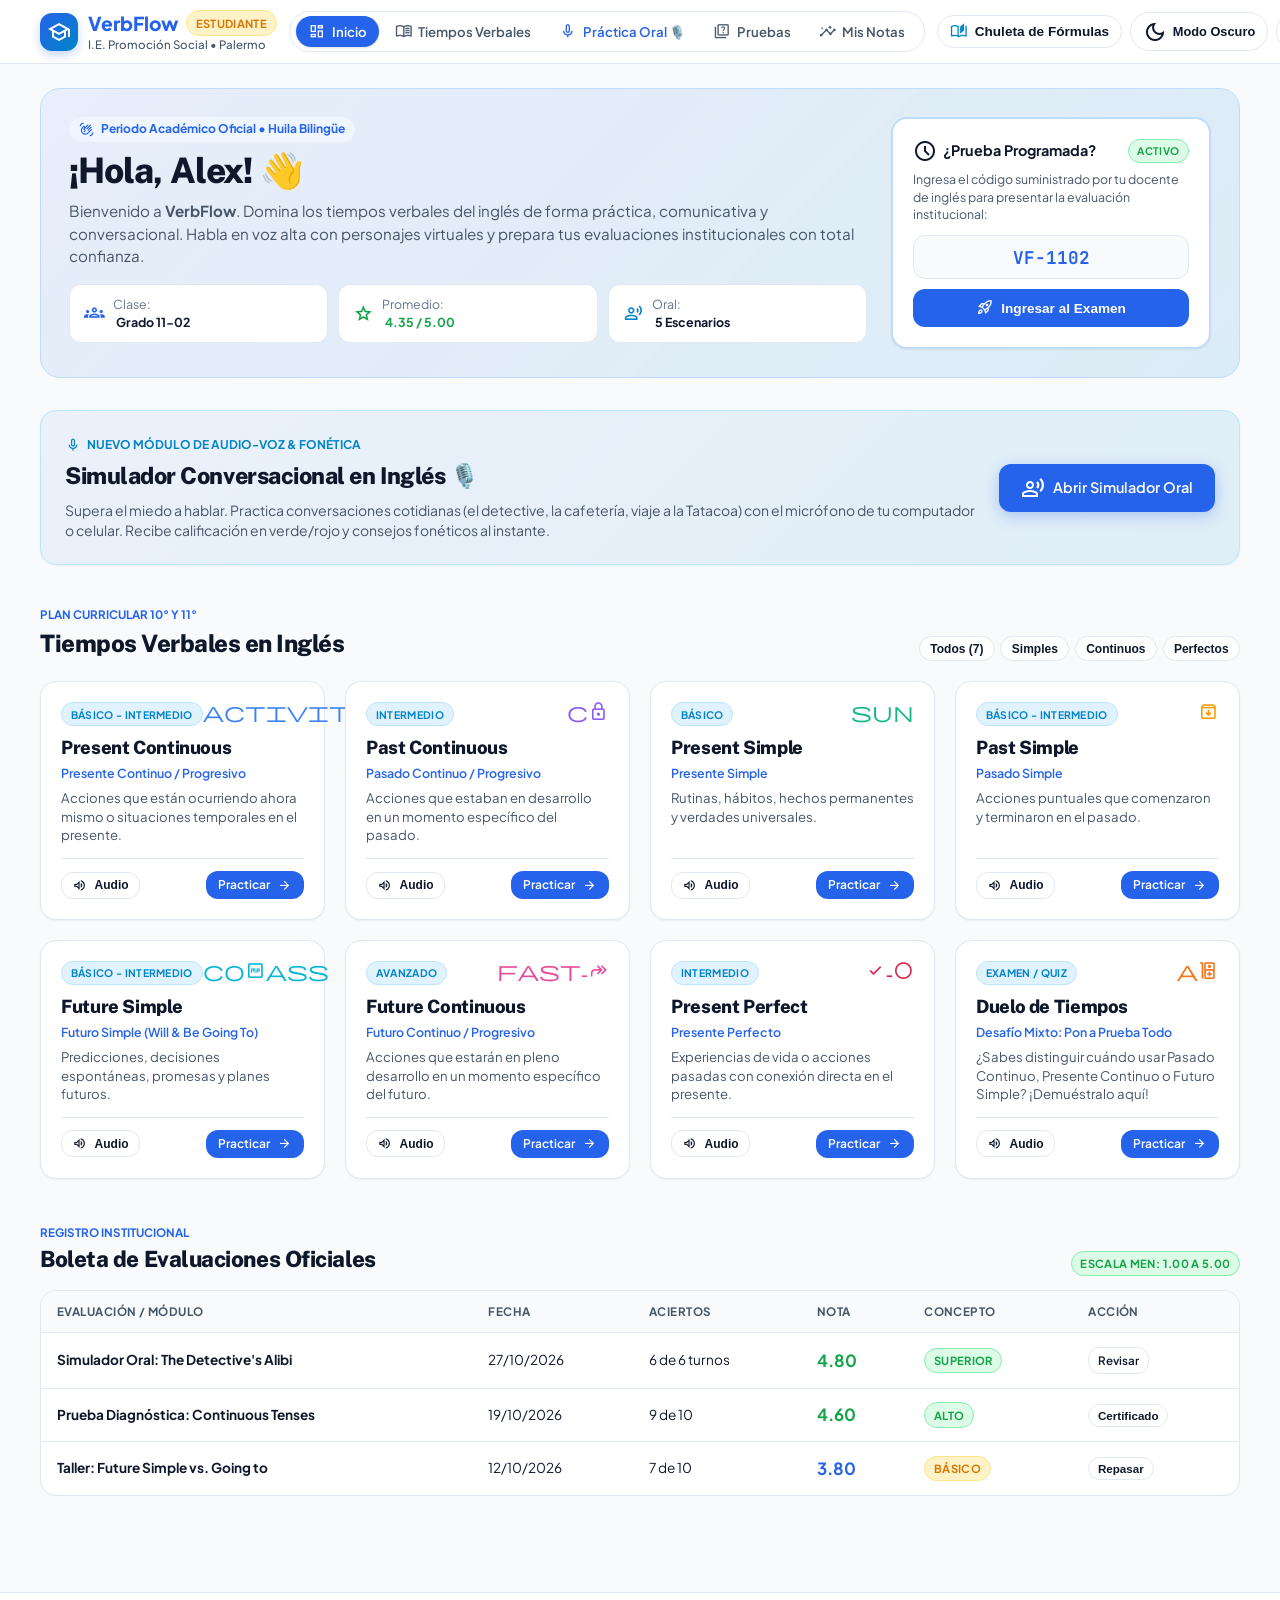
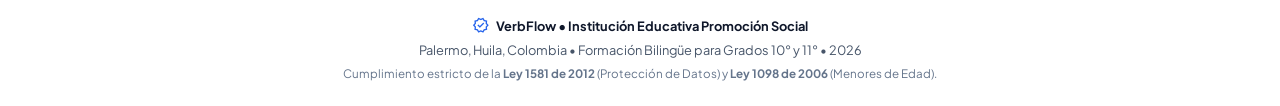
<file: index.html>
<!DOCTYPE html>
<html lang="es">
<head>
  <meta charset="UTF-8">
  <meta http-equiv="refresh" content="0; url=Software/html/index.html">
  <title>VerbFlow - I.E. Promoción Social Palermo</title>
  <script>
    window.location.href = "Software/html/index.html";
  </script>
</head>
<body style="font-family: sans-serif; text-align: center; padding: 3rem;">
  <h2>Cargando VerbFlow...</h2>
  <p>Si no eres redirigido automáticamente, <a href="Software/html/index.html">haz clic aquí</a>.</p>
</body>
</html>
</file>
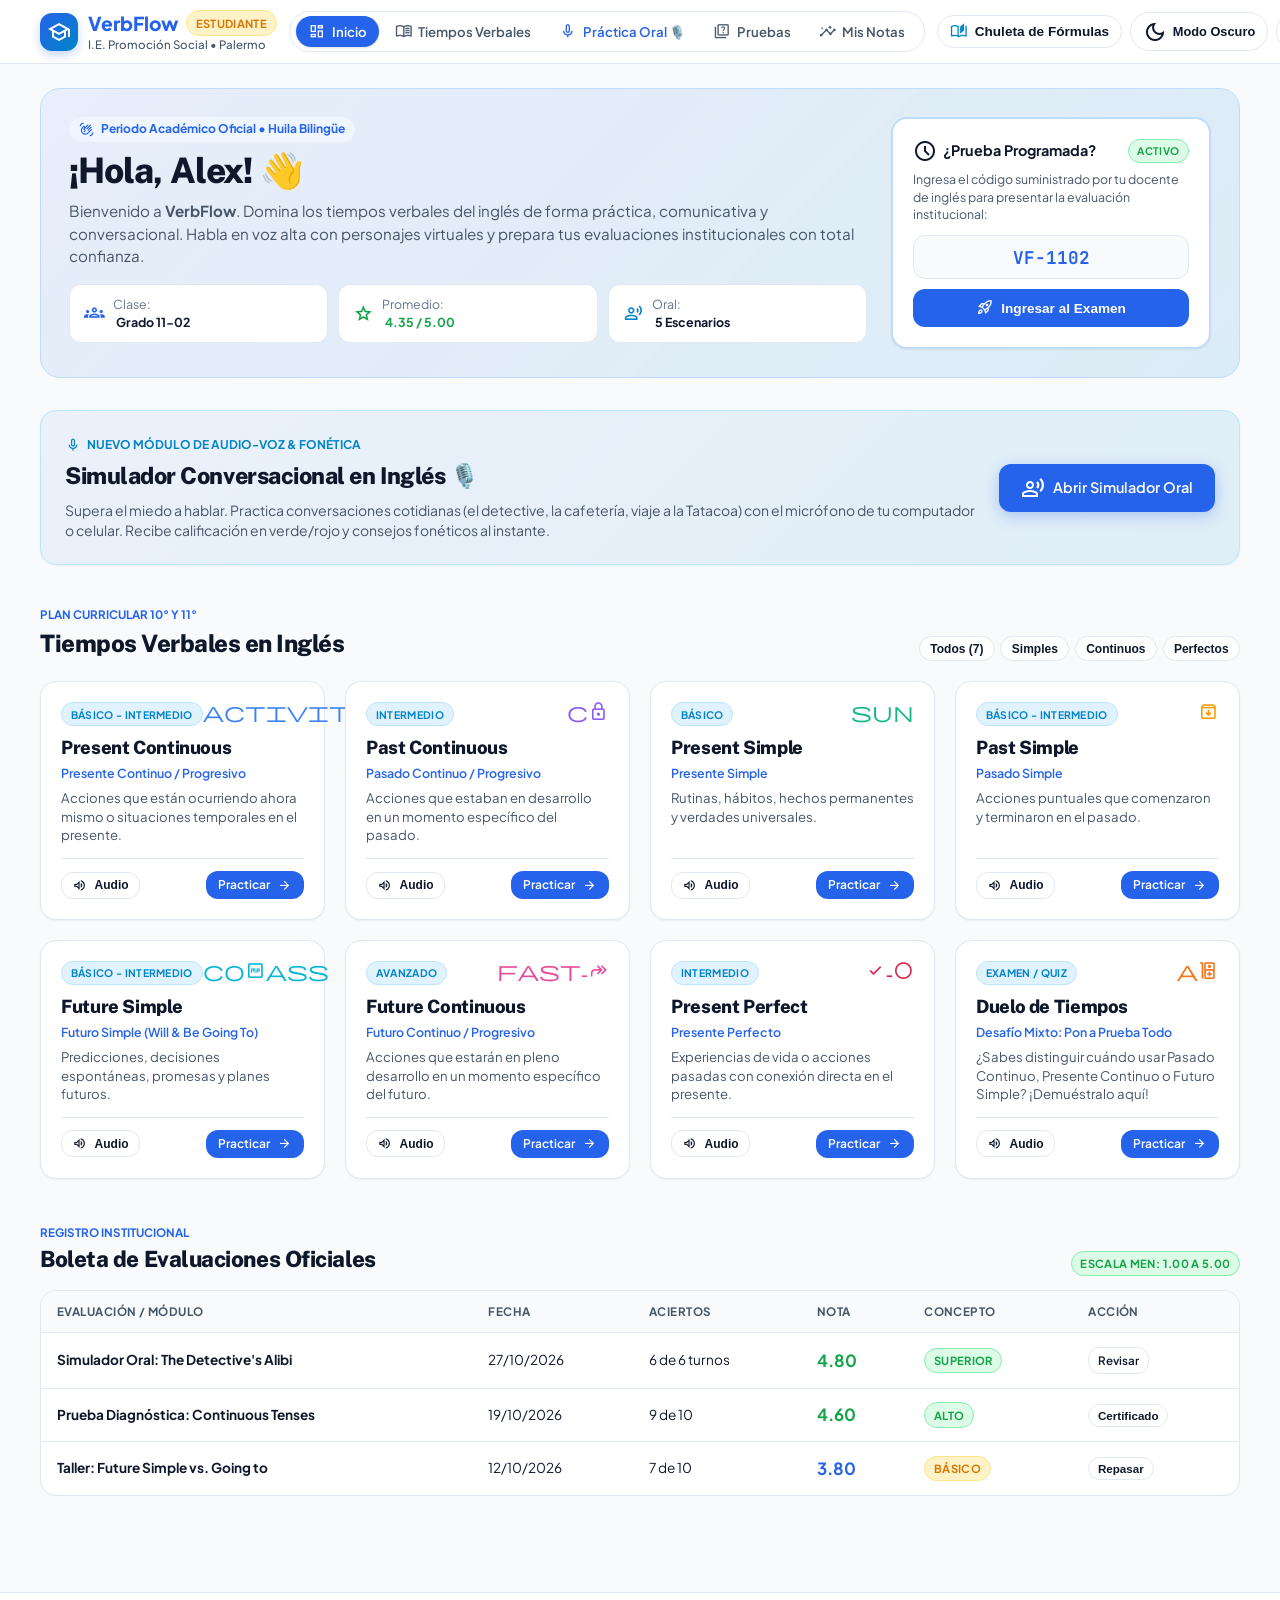
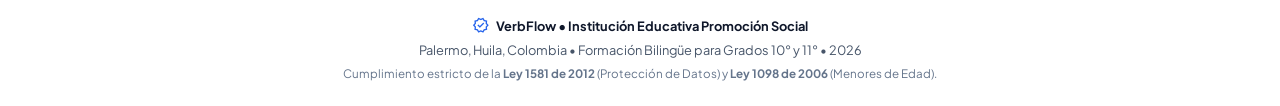
<file: Software/html/index.html>
<!DOCTYPE html>
<html lang="es" data-theme="light">
<head>
  <meta charset="utf-8"/>
  <meta name="viewport" content="width=device-width, initial-scale=1.0, maximum-scale=5.0"/>
  <title>VerbFlow - Portal Estudiantil Institucional</title>
  
  <!-- Tipografías Institucionales Google Fonts -->
  <link rel="preconnect" href="https://fonts.googleapis.com"/>
  <link rel="preconnect" href="https://fonts.gstatic.com" crossorigin/>
  <link href="https://fonts.googleapis.com/css2?family=Plus+Jakarta+Sans:wght@400;500;600;700&family=Public+Sans:wght@500;600;700;800&family=JetBrains+Mono:wght@600;700&display=swap" rel="stylesheet"/>
  <link href="https://fonts.googleapis.com/css2?family=Material+Symbols+Outlined:wght,FILL@100..700,0..1&display=swap" rel="stylesheet"/>

  <!-- Estilos Institucionales (Campus Blue & 100% Responsivo) -->
  <link rel="stylesheet" href="../css/styles.css"/>
</head>
<body>

  <!-- BARRA DE NAVEGACIÓN INSTITUCIONAL -->
  <header class="vf-header">
    <div class="vf-container vf-header-inner">
      
      <!-- Brand & Emblema Institucional -->
      <a href="index.html" class="vf-brand">
        <div class="vf-brand-logo">
          <span class="material-symbols-outlined">school</span>
        </div>
        <div>
          <div style="display: flex; align-items: center; gap: 0.4rem;">
            <span class="vf-brand-title">VerbFlow</span>
            <span class="vf-badge vf-badge-student">Estudiante</span>
          </div>
          <p class="vf-brand-subtitle">I.E. Promoción Social • Palermo</p>
        </div>
      </a>

      <!-- Navegación de Píldoras para Escritorio -->
      <nav class="vf-nav-cluster">
        <a href="#dashboard" class="vf-nav-link active">
          <span class="material-symbols-outlined" style="font-size: 1.1rem;">dashboard</span>
          <span>Inicio</span>
        </a>
        <a href="#temario" class="vf-nav-link">
          <span class="material-symbols-outlined" style="font-size: 1.1rem;">menu_book</span>
          <span>Tiempos Verbales</span>
        </a>
        <a href="roleplay.html" class="vf-nav-link" style="color: var(--primary);">
          <span class="material-symbols-outlined" style="font-size: 1.1rem;">mic</span>
          <span>Práctica Oral 🎙️</span>
        </a>
        <a href="#evaluaciones" class="vf-nav-link">
          <span class="material-symbols-outlined" style="font-size: 1.1rem;">quiz</span>
          <span>Pruebas</span>
        </a>
        <a href="#notas" class="vf-nav-link">
          <span class="material-symbols-outlined" style="font-size: 1.1rem;">insights</span>
          <span>Mis Notas</span>
        </a>
      </nav>

      <!-- Barra de Acciones y Usuario -->
      <div class="vf-header-actions">
        
        <!-- Botón Menú Móvil (Hamburguesa) -->
        <button type="button" class="vf-mobile-nav-toggle" id="btnMobileToggle" aria-label="Abrir menú de navegación">
          <span class="material-symbols-outlined">menu</span>
        </button>

        <!-- Chuleta de Fórmulas -->
        <button type="button" class="vf-btn vf-btn-secondary" id="btnOpenCheatSheet" style="border-radius: var(--radius-full); padding: 0.4rem 0.75rem;">
          <span class="material-symbols-outlined" style="font-size: 1.1rem; color: var(--sky-brand);">auto_stories</span>
          <span class="vf-btn-text-responsive">Chuleta de Fórmulas</span>
        </button>

        <!-- Conmutador de Tema (☀️ / 🌙) -->
        <button type="button" class="vf-theme-toggle" data-action="toggle-theme" title="Alternar entre modo claro y modo oscuro">
          <span class="material-symbols-outlined">dark_mode</span>
          <span class="vf-theme-label">Modo Oscuro</span>
        </button>

        <!-- Perfil del Estudiante -->
        <div class="vf-profile-pill">
          <div class="vf-avatar-circle">AR</div>
          <div class="vf-profile-text" style="text-align: left;">
            <div style="font-size: 0.75rem; font-weight: 700; line-height: 1.1;">Alex Rivera</div>
            <div style="font-size: 0.65rem; color: var(--primary); font-weight: 600;">11-02 • Activo</div>
          </div>
        </div>

      </div>

    </div>

    <!-- Menú Desplegable Móvil -->
    <div class="vf-mobile-drawer" id="mobileDrawer">
      <a href="#dashboard" class="vf-nav-link active">
        <span class="material-symbols-outlined">dashboard</span>
        <span>Inicio</span>
      </a>
      <a href="#temario" class="vf-nav-link">
        <span class="material-symbols-outlined">menu_book</span>
        <span>Tiempos Verbales</span>
      </a>
      <a href="roleplay.html" class="vf-nav-link" style="color: var(--primary); font-weight: 700;">
        <span class="material-symbols-outlined">mic</span>
        <span>Práctica Oral & Roleplay 🎙️</span>
      </a>
      <a href="#notas" class="vf-nav-link">
        <span class="material-symbols-outlined">insights</span>
        <span>Mis Calificaciones</span>
      </a>
    </div>
  </header>

  <!-- CONTENIDO PRINCIPAL -->
  <main class="vf-container" style="padding-top: 1.5rem; padding-bottom: 3.5rem; flex: 1;">

    <!-- HERO SECTION: BIENVENIDA Y ACCESO A EVALUACIÓN CON CÓDIGO VF -->
    <section class="vf-banner-roleplay" id="dashboard">
      
      <!-- Contenido Izquierdo (Fluido) -->
      <div class="vf-banner-content">
        <div style="display: inline-flex; align-items: center; gap: 0.4rem; padding: 0.2rem 0.65rem; border-radius: var(--radius-full); background: var(--primary-subtle); color: var(--primary); font-size: 0.75rem; font-weight: 700; margin-bottom: 0.5rem;">
          <span class="material-symbols-outlined" style="font-size: 0.95rem;">waving_hand</span>
          <span>Periodo Académico Oficial • Huila Bilingüe</span>
        </div>
        <h1 class="font-headline" style="font-size: clamp(1.6rem, 3.5vw, 2.2rem); font-weight: 800; color: var(--text-main); line-height: 1.2; margin-bottom: 0.5rem;">
          ¡Hola, Alex! 👋
        </h1>
        <p style="font-size: clamp(0.85rem, 2vw, 0.95rem); color: var(--text-muted); line-height: 1.5; margin-bottom: 1rem;">
          Bienvenido a <strong>VerbFlow</strong>. Domina los tiempos verbales del inglés de forma práctica, comunicativa y conversacional. Habla en voz alta con personajes virtuales y prepara tus evaluaciones institucionales con total confianza.
        </p>

        <!-- Indicadores Académicos Oficiales -->
        <div class="vf-metrics-row">
          <div class="vf-metric-item">
            <span class="material-symbols-outlined" style="color: var(--primary); font-size: 1.3rem;">groups</span>
            <div style="font-size: 0.775rem;">
              <span style="color: var(--text-subtle);">Clase:</span>
              <strong style="margin-left: 0.2rem; display: block;">Grado 11-02</strong>
            </div>
          </div>

          <div class="vf-metric-item">
            <span class="material-symbols-outlined" style="color: var(--success); font-size: 1.3rem;">grade</span>
            <div style="font-size: 0.775rem;">
              <span style="color: var(--text-subtle);">Promedio:</span>
              <strong style="margin-left: 0.2rem; color: var(--success); display: block;">4.35 / 5.00</strong>
            </div>
          </div>

          <div class="vf-metric-item">
            <span class="material-symbols-outlined" style="color: var(--sky-brand); font-size: 1.3rem;">record_voice_over</span>
            <div style="font-size: 0.775rem;">
              <span style="color: var(--text-subtle);">Oral:</span>
              <strong style="margin-left: 0.2rem; display: block;">5 Escenarios</strong>
            </div>
          </div>
        </div>
      </div>

      <!-- Tarjeta Derecha: Ingreso a Prueba con Código -->
      <div class="vf-card vf-banner-card" style="border: 2px solid var(--primary-border); background: var(--bg-surface); align-self: center;">
        <div style="display: flex; align-items: center; justify-content: space-between; margin-bottom: 0.5rem;">
          <div style="display: flex; align-items: center; gap: 0.4rem;">
            <span class="material-symbols-outlined text-primary">schedule</span>
            <strong style="font-size: 0.9rem;">¿Prueba Programada?</strong>
          </div>
          <span class="vf-badge vf-badge-success" style="font-size: 0.65rem;">Activo</span>
        </div>
        <p style="font-size: 0.775rem; color: var(--text-muted); margin-bottom: 0.75rem; line-height: 1.4;">
          Ingresa el código suministrado por tu docente de inglés para presentar la evaluación institucional:
        </p>

        <form id="formClassExam" style="display: flex; flex-direction: column; gap: 0.6rem;">
          <div style="position: relative; width: 100%;">
            <input type="text" id="inputExamCode" maxlength="8" placeholder="VF-1102" value="VF-1102" 
                   style="width: 100%; padding: 0.6rem 0.75rem; border-radius: var(--radius-md); border: 1.5px solid var(--border-color); background: var(--bg-app); font-family: 'JetBrains Mono', monospace; font-weight: 700; text-transform: uppercase; color: var(--primary); font-size: 1.1rem; text-align: center;"/>
          </div>
          <button type="submit" class="vf-btn vf-btn-primary" style="width: 100%; padding: 0.65rem;">
            <span class="material-symbols-outlined" style="font-size: 1.1rem;">rocket_launch</span>
            <span>Ingresar al Examen</span>
          </button>
        </form>
      </div>

    </section>

    <!-- BANNER DESTACADO: ENFOQUE COMUNICATIVO & ROLEPLAY ORAL -->
    <section class="vf-card" style="background: linear-gradient(135deg, rgba(37,99,235,0.06) 0%, rgba(2,132,199,0.1) 100%); border: 1.5px solid var(--sky-border); margin-bottom: 2.25rem; padding: 1.5rem;">
      <div class="vf-banner-feature">
        <div style="flex: 1 1 320px; min-width: 0;">
          <div style="display: inline-flex; align-items: center; gap: 0.35rem; font-size: 0.75rem; font-weight: 700; color: var(--sky-brand); text-transform: uppercase; margin-bottom: 0.25rem;">
            <span class="material-symbols-outlined" style="font-size: 1rem;">mic</span>
            <span>Nuevo Módulo de Audio-Voz & Fonética</span>
          </div>
          <h2 class="font-headline" style="font-size: clamp(1.2rem, 2.5vw, 1.45rem); font-weight: 800; color: var(--text-main); margin-bottom: 0.35rem;">
            Simulador Conversacional en Inglés 🎙️
          </h2>
          <p style="font-size: 0.875rem; color: var(--text-muted); line-height: 1.45;">
            Supera el miedo a hablar. Practica conversaciones cotidianas (el detective, la cafetería, viaje a la Tatacoa) con el micrófono de tu computador o celular. Recibe calificación en verde/rojo y consejos fonéticos al instante.
          </p>
        </div>
        <div>
          <a href="roleplay.html" class="vf-btn vf-btn-primary" style="padding: 0.75rem 1.4rem; font-size: 0.9rem; box-shadow: 0 4px 15px rgba(37, 99, 235, 0.3);">
            <span class="material-symbols-outlined">record_voice_over</span>
            <span>Abrir Simulador Oral</span>
          </a>
        </div>
      </div>
    </section>

    <!-- SECCIÓN: LOS 7 TIEMPOS VERBALES OFICIALES -->
    <section id="temario" style="margin-bottom: 2.5rem;">
      <div class="vf-filter-header" style="display: flex; justify-content: space-between; align-items: flex-end; margin-bottom: 1rem;">
        <div>
          <span style="font-size: 0.725rem; font-weight: 700; text-transform: uppercase; color: var(--primary);">Plan Curricular 10° y 11°</span>
          <h2 class="font-headline" style="font-size: 1.5rem; font-weight: 800; color: var(--text-main);">
            Tiempos Verbales en Inglés
          </h2>
        </div>
        <!-- Filtros Rápidos -->
        <div class="vf-filter-group" id="filterTensesContainer">
          <button type="button" class="vf-btn vf-btn-secondary active" data-filter="all" style="padding: 0.3rem 0.65rem; font-size: 0.75rem; border-radius: var(--radius-full);">Todos (7)</button>
          <button type="button" class="vf-btn vf-btn-secondary" data-filter="simple" style="padding: 0.3rem 0.65rem; font-size: 0.75rem; border-radius: var(--radius-full);">Simples</button>
          <button type="button" class="vf-btn vf-btn-secondary" data-filter="continuous" style="padding: 0.3rem 0.65rem; font-size: 0.75rem; border-radius: var(--radius-full);">Continuos</button>
          <button type="button" class="vf-btn vf-btn-secondary" data-filter="perfect" style="padding: 0.3rem 0.65rem; font-size: 0.75rem; border-radius: var(--radius-full);">Perfectos</button>
        </div>
      </div>

      <!-- Cuadrícula Dinámica de Tiempos Verbales -->
      <div class="vf-grid-tenses" id="tensesGrid">
        <!-- Renderizado dinámico desde tenses-data.js -->
      </div>
    </section>

    <!-- SECCIÓN: MIS NOTAS Y DESEMPEÑO (ESCALA 1.00 A 5.00) -->
    <section id="notas" style="margin-bottom: 2.5rem;">
      <div style="display: flex; justify-content: space-between; align-items: flex-end; margin-bottom: 0.85rem; flex-wrap: wrap; gap: 0.5rem;">
        <div>
          <span style="font-size: 0.725rem; font-weight: 700; text-transform: uppercase; color: var(--primary);">Registro Institucional</span>
          <h2 class="font-headline" style="font-size: 1.4rem; font-weight: 800; color: var(--text-main);">
            Boleta de Evaluaciones Oficiales
          </h2>
        </div>
        <span class="vf-badge vf-badge-success">Escala MEN: 1.00 a 5.00</span>
      </div>

      <div class="vf-table-container">
        <table class="vf-table">
          <thead>
            <tr>
              <th>Evaluación / Módulo</th>
              <th>Fecha</th>
              <th>Aciertos</th>
              <th>Nota</th>
              <th>Concepto</th>
              <th>Acción</th>
            </tr>
          </thead>
          <tbody id="studentGradesBody">
            <tr>
              <td><strong>Simulador Oral: The Detective's Alibi</strong></td>
              <td>27/10/2026</td>
              <td>6 de 6 turnos</td>
              <td><strong style="color: var(--success); font-size: 1.05rem;">4.80</strong></td>
              <td><span class="vf-badge vf-badge-success">Superior</span></td>
              <td><a href="roleplay.html" class="vf-btn vf-btn-secondary" style="padding: 0.25rem 0.55rem; font-size: 0.725rem;">Revisar</a></td>
            </tr>
            <tr>
              <td><strong>Prueba Diagnóstica: Continuous Tenses</strong></td>
              <td>19/10/2026</td>
              <td>9 de 10</td>
              <td><strong style="color: var(--success); font-size: 1.05rem;">4.60</strong></td>
              <td><span class="vf-badge vf-badge-success">Alto</span></td>
              <td><button type="button" class="vf-btn vf-btn-secondary" style="padding: 0.25rem 0.55rem; font-size: 0.725rem;" onclick="alert('Certificado institucional disponible.');">Certificado</button></td>
            </tr>
            <tr>
              <td><strong>Taller: Future Simple vs. Going to</strong></td>
              <td>12/10/2026</td>
              <td>7 de 10</td>
              <td><strong style="color: var(--primary); font-size: 1.05rem;">3.80</strong></td>
              <td><span class="vf-badge vf-badge-student">Básico</span></td>
              <td><button type="button" class="vf-btn vf-btn-secondary" style="padding: 0.25rem 0.55rem; font-size: 0.725rem;" onclick="alert('Repasa la sección de Future Simple.');">Repasar</button></td>
            </tr>
          </tbody>
        </table>
      </div>
    </section>

  </main>

  <!-- PIE DE PÁGINA INSTITUCIONAL -->
  <footer style="background: var(--bg-surface); border-top: 1px solid var(--border-color); padding: 1.5rem 1rem; text-align: center; font-size: 0.8rem; color: var(--text-muted);">
    <div class="vf-container">
      <div style="display: flex; align-items: center; justify-content: center; gap: 0.4rem; margin-bottom: 0.35rem;">
        <span class="material-symbols-outlined" style="color: var(--primary); font-size: 1.1rem;">verified</span>
        <strong style="color: var(--text-main);">VerbFlow • Institución Educativa Promoción Social</strong>
      </div>
      <p>Palermo, Huila, Colombia • Formación Bilingüe para Grados 10° y 11° • 2026</p>
      <p style="margin-top: 0.25rem; font-size: 0.725rem; color: var(--text-subtle);">
        Cumplimiento estricto de la <strong>Ley 1581 de 2012</strong> (Protección de Datos) y <strong>Ley 1098 de 2006</strong> (Menores de Edad).
      </p>
    </div>
  </footer>

  <!-- MODAL: CHULETA DE FÓRMULAS GRAMATICALES -->
  <div class="vf-modal-overlay" id="cheatSheetModal">
    <div class="vf-modal">
      <div style="display: flex; justify-content: space-between; align-items: center; border-bottom: 1px solid var(--border-color); padding-bottom: 0.65rem; margin-bottom: 1rem;">
        <div style="display: flex; align-items: center; gap: 0.4rem;">
          <span class="material-symbols-outlined text-primary" style="font-size: 1.35rem;">auto_stories</span>
          <h2 class="font-headline" style="font-size: 1.25rem; font-weight: 800; color: var(--text-main);">Chuleta de Fórmulas</h2>
        </div>
        <button type="button" id="btnCloseCheatSheet" class="vf-btn vf-btn-secondary" style="padding: 0.3rem; border-radius: var(--radius-full);">
          <span class="material-symbols-outlined">close</span>
        </button>
      </div>

      <div style="display: flex; flex-direction: column; gap: 0.85rem;" id="cheatSheetContent">
        <!-- Generado dinámicamente -->
      </div>
    </div>
  </div>

  <!-- SCRIPTS MODULARES -->
  <script src="../data/tenses-data.js"></script>
  <script src="../data/scenarios-data.js"></script>
  <script src="../js/speech-engine.js"></script>
  <script src="../js/theme-manager.js"></script>

  <!-- LÓGICA DEL PORTAL -->
  <script>
    document.addEventListener("DOMContentLoaded", () => {
      const tensesGrid = document.getElementById("tensesGrid");
      const cheatSheetModal = document.getElementById("cheatSheetModal");
      const btnOpenCheatSheet = document.getElementById("btnOpenCheatSheet");
      const btnCloseCheatSheet = document.getElementById("btnCloseCheatSheet");
      const cheatSheetContent = document.getElementById("cheatSheetContent");
      const filterTensesContainer = document.getElementById("filterTensesContainer");

      // Manejo del Menú Móvil
      const btnMobileToggle = document.getElementById("btnMobileToggle");
      const mobileDrawer = document.getElementById("mobileDrawer");
      btnMobileToggle.addEventListener("click", () => {
        mobileDrawer.classList.toggle("open");
      });

      // Cerrar menú móvil al hacer clic en enlaces
      mobileDrawer.querySelectorAll("a").forEach(link => {
        link.addEventListener("click", () => mobileDrawer.classList.remove("open"));
      });

      const tenses = window.TENSES_DATA || [];

      // Renderizar tarjetas de tiempos verbales
      function renderTenses(filter = "all") {
        const filtered = filter === "all" ? tenses : tenses.filter(t => t.category === filter);
        
        tensesGrid.innerHTML = filtered.map(t => `
          <div class="vf-card" style="display: flex; flex-direction: column; justify-content: space-between;">
            <div>
              <div style="display: flex; justify-content: space-between; align-items: flex-start; margin-bottom: 0.5rem;">
                <span class="vf-badge vf-badge-owner" style="font-size: 0.65rem;">${t.badge || 'Intermedio'}</span>
                <span class="material-symbols-outlined" style="color: ${t.tagColor || 'var(--primary)'}; font-size: 1.3rem;">${t.icon || 'school'}</span>
              </div>
              <h3 class="font-headline" style="font-size: 1.15rem; font-weight: 800; color: var(--text-main); margin-bottom: 0.15rem;">
                ${t.name}
              </h3>
              <div style="font-size: 0.775rem; font-weight: 600; color: var(--primary); margin-bottom: 0.4rem;">
                ${t.nameEs}
              </div>
              <p style="font-size: 0.825rem; color: var(--text-muted); line-height: 1.4; margin-bottom: 0.85rem;">
                ${t.summary}
              </p>
            </div>

            <div style="border-top: 1px solid var(--border-color); padding-top: 0.75rem; display: flex; justify-content: space-between; align-items: center; gap: 0.5rem;">
              <button type="button" class="vf-btn vf-btn-secondary" style="padding: 0.3rem 0.65rem; font-size: 0.75rem;" onclick="SpeechEngine.speak('${t.study.whenToUse[0]?.example || t.name}');">
                <span class="material-symbols-outlined" style="font-size: 0.95rem;">volume_up</span>
                <span>Audio</span>
              </button>
              <a href="roleplay.html" class="vf-btn vf-btn-primary" style="padding: 0.3rem 0.75rem; font-size: 0.75rem;">
                <span>Practicar</span>
                <span class="material-symbols-outlined" style="font-size: 0.95rem;">arrow_forward</span>
              </a>
            </div>
          </div>
        `).join("");
      }

      renderTenses();

      // Filtros
      filterTensesContainer.addEventListener("click", (e) => {
        const btn = e.target.closest("button[data-filter]");
        if (!btn) return;
        filterTensesContainer.querySelectorAll("button").forEach(b => b.classList.remove("active"));
        btn.classList.add("active");
        renderTenses(btn.dataset.filter);
      });

      // Llenar Chuleta de Fórmulas
      cheatSheetContent.innerHTML = tenses.map(t => {
        const aff = t.study?.formulas?.affirmative?.pattern || "Subject + Verb + Complement";
        const neg = t.study?.formulas?.negative?.pattern || "Subject + Auxiliary + not + Verb";
        const int = t.study?.formulas?.interrogative?.pattern || "Auxiliary + Subject + Verb + ?";
        return `
          <div class="vf-card" style="padding: 0.85rem; background: var(--bg-app);">
            <div style="display: flex; justify-content: space-between; align-items: center; margin-bottom: 0.35rem;">
              <strong style="color: var(--primary); font-size: 0.95rem;">${t.name}</strong>
              <span style="font-size: 0.725rem; color: var(--text-subtle);">${t.nameEs}</span>
            </div>
            <div style="font-size: 0.8rem; display: flex; flex-direction: column; gap: 0.25rem;">
              <div><strong style="color: var(--success);">[+]</strong> <code class="font-mono">${aff}</code></div>
              <div><strong style="color: var(--danger);">[-]</strong> <code class="font-mono">${neg}</code></div>
              <div><strong style="color: var(--sky-brand);">[?]</strong> <code class="font-mono">${int}</code></div>
            </div>
          </div>
        `;
      }).join("");

      // Abrir / Cerrar Chuleta Modal
      btnOpenCheatSheet.addEventListener("click", () => cheatSheetModal.classList.add("active"));
      btnCloseCheatSheet.addEventListener("click", () => cheatSheetModal.classList.remove("active"));
      cheatSheetModal.addEventListener("click", (e) => {
        if (e.target === cheatSheetModal) cheatSheetModal.classList.remove("active");
      });

      // Manejo de formulario de examen
      document.getElementById("formClassExam").addEventListener("submit", (e) => {
        e.preventDefault();
        const code = document.getElementById("inputExamCode").value.trim().toUpperCase();
        if (!code) {
          alert("Por favor ingresa el código del examen (ej: VF-1102).");
          return;
        }
        alert(`Código ${code} verificado. Conectando con la sala de examen de la I.E. Promoción Social...`);
        window.location.href = "roleplay.html";
      });
    });
  </script>
</body>
</html>
</file>
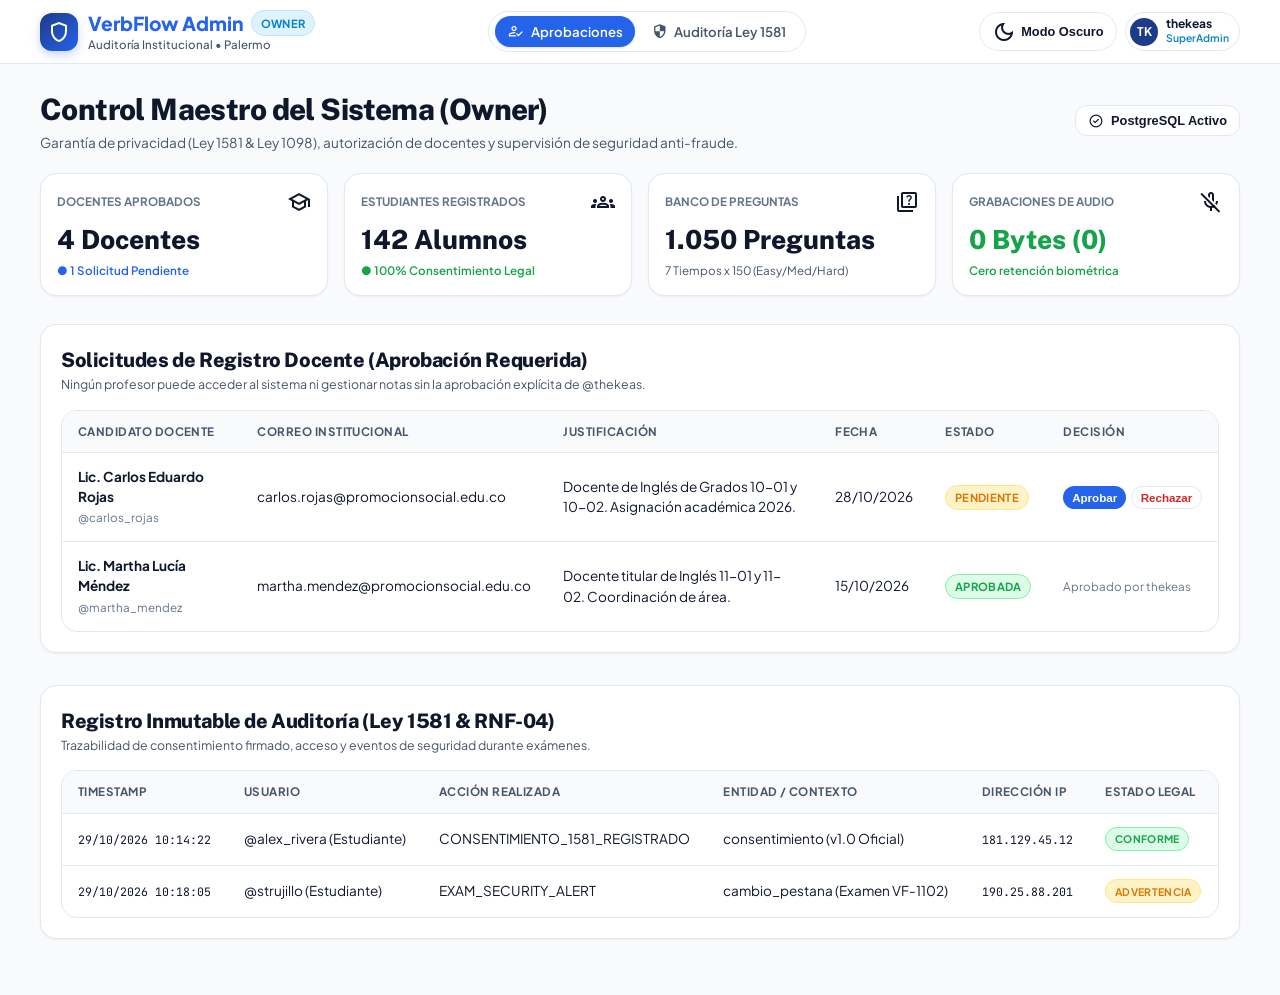
<file: Software/html/owner.html>
<!DOCTYPE html>
<html lang="es" data-theme="light">
<head>
  <meta charset="utf-8"/>
  <meta name="viewport" content="width=device-width, initial-scale=1.0, maximum-scale=5.0"/>
  <title>VerbFlow - Panel del Administrador (Owner TheKeas)</title>
  
  <!-- Tipografías Institucionales Google Fonts -->
  <link rel="preconnect" href="https://fonts.googleapis.com"/>
  <link rel="preconnect" href="https://fonts.gstatic.com" crossorigin/>
  <link href="https://fonts.googleapis.com/css2?family=Plus+Jakarta+Sans:wght@400;500;600;700&family=Public+Sans:wght@500;600;700;800&family=JetBrains+Mono:wght@600;700&display=swap" rel="stylesheet"/>
  <link href="https://fonts.googleapis.com/css2?family=Material+Symbols+Outlined:wght,FILL@100..700,0..1&display=swap" rel="stylesheet"/>

  <!-- Estilos Institucionales (Campus Blue & 100% Responsivo) -->
  <link rel="stylesheet" href="../css/styles.css"/>
</head>
<body>

  <!-- BARRA DE NAVEGACIÓN INSTITUCIONAL -->
  <header class="vf-header">
    <div class="vf-container vf-header-inner">
      <div class="vf-brand">
        <a href="index.html" class="vf-brand">
          <div class="vf-brand-logo" style="background: linear-gradient(135deg, #1e3a8a, #2563eb);">
            <span class="material-symbols-outlined">shield</span>
          </div>
          <div>
            <div style="display: flex; align-items: center; gap: 0.4rem;">
              <span class="vf-brand-title">VerbFlow Admin</span>
              <span class="vf-badge vf-badge-owner">Owner</span>
            </div>
            <p class="vf-brand-subtitle">Auditoría Institucional • Palermo</p>
          </div>
        </a>
      </div>

      <!-- Navegación Admin Escritorio -->
      <nav class="vf-nav-cluster">
        <a href="#solicitudes" class="vf-nav-link active">
          <span class="material-symbols-outlined" style="font-size: 1.1rem;">how_to_reg</span>
          <span>Aprobaciones</span>
        </a>
        <a href="#auditoria" class="vf-nav-link">
          <span class="material-symbols-outlined" style="font-size: 1.1rem;">security</span>
          <span>Auditoría Ley 1581</span>
        </a>
      </nav>

      <!-- Barra de Acciones y Usuario -->
      <div class="vf-header-actions">
        
        <!-- Botón Menú Móvil -->
        <button type="button" class="vf-mobile-nav-toggle" id="btnMobileToggleOwner" aria-label="Abrir menú">
          <span class="material-symbols-outlined">menu</span>
        </button>

        <!-- Conmutador de Tema (☀️ / 🌙) -->
        <button type="button" class="vf-theme-toggle" data-action="toggle-theme" title="Alternar entre modo claro y modo oscuro">
          <span class="material-symbols-outlined">dark_mode</span>
          <span class="vf-theme-label">Modo Oscuro</span>
        </button>

        <!-- Perfil Owner -->
        <div class="vf-profile-pill">
          <div class="vf-avatar-circle" style="background: #1e3a8a; color: #ffffff;">TK</div>
          <div class="vf-profile-text" style="text-align: left;">
            <div style="font-size: 0.75rem; font-weight: 700; line-height: 1.1;">thekeas</div>
            <div style="font-size: 0.65rem; color: var(--sky-brand); font-weight: 600;">SuperAdmin</div>
          </div>
        </div>

      </div>
    </div>

    <!-- Menú Móvil Drawer -->
    <div class="vf-mobile-drawer" id="mobileDrawerOwner">
      <a href="#solicitudes" class="vf-nav-link active">
        <span class="material-symbols-outlined">how_to_reg</span>
        <span>Aprobaciones Docentes</span>
      </a>
      <a href="#auditoria" class="vf-nav-link">
        <span class="material-symbols-outlined">security</span>
        <span>Auditoría de Seguridad</span>
      </a>
      <a href="index.html" class="vf-nav-link">
        <span class="material-symbols-outlined">school</span>
        <span>Portal Estudiantil</span>
      </a>
    </div>
  </header>

  <!-- CONTENIDO PRINCIPAL -->
  <main class="vf-container" style="padding-top: 1.5rem; padding-bottom: 3.5rem; flex: 1;">
    
    <!-- ENCABEZADO -->
    <div style="display: flex; justify-content: space-between; align-items: center; margin-bottom: 1.25rem; flex-wrap: wrap; gap: 0.75rem;">
      <div>
        <h1 class="font-headline" style="font-size: clamp(1.4rem, 3vw, 1.85rem); font-weight: 800; color: var(--text-main);">
          Control Maestro del Sistema (Owner)
        </h1>
        <p style="font-size: 0.85rem; color: var(--text-muted);">
          Garantía de privacidad (Ley 1581 & Ley 1098), autorización de docentes y supervisión de seguridad anti-fraude.
        </p>
      </div>

      <div>
        <button type="button" class="vf-btn vf-btn-secondary" style="font-size: 0.8rem; padding: 0.4rem 0.75rem;" onclick="alert('Verificando conexiones Supabase...');">
          <span class="material-symbols-outlined text-success" style="font-size: 1rem;">check_circle</span>
          <span>PostgreSQL Activo</span>
        </button>
      </div>
    </div>

    <!-- TARJETAS DE ESTADO GLOBAL -->
    <div style="display: grid; grid-template-columns: repeat(auto-fit, minmax(200px, 1fr)); gap: 1rem; margin-bottom: 1.75rem;">
      <div class="vf-card" style="padding: 1rem;">
        <div style="display: flex; justify-content: space-between; align-items: center; margin-bottom: 0.35rem;">
          <span style="font-size: 0.725rem; font-weight: 700; color: var(--text-subtle); text-transform: uppercase;">Docentes Aprobados</span>
          <span class="material-symbols-outlined text-primary">school</span>
        </div>
        <div style="font-size: 1.65rem; font-weight: 800; font-family: 'Public Sans', sans-serif;">4 Docentes</div>
        <div style="font-size: 0.725rem; color: var(--primary); font-weight: 600; margin-top: 0.15rem;">● 1 Solicitud Pendiente</div>
      </div>

      <div class="vf-card" style="padding: 1rem;">
        <div style="display: flex; justify-content: space-between; align-items: center; margin-bottom: 0.35rem;">
          <span style="font-size: 0.725rem; font-weight: 700; color: var(--text-subtle); text-transform: uppercase;">Estudiantes Registrados</span>
          <span class="material-symbols-outlined text-sky-brand">groups</span>
        </div>
        <div style="font-size: 1.65rem; font-weight: 800; font-family: 'Public Sans', sans-serif;">142 Alumnos</div>
        <div style="font-size: 0.725rem; color: var(--success); font-weight: 600; margin-top: 0.15rem;">● 100% Consentimiento Legal</div>
      </div>

      <div class="vf-card" style="padding: 1rem;">
        <div style="display: flex; justify-content: space-between; align-items: center; margin-bottom: 0.35rem;">
          <span style="font-size: 0.725rem; font-weight: 700; color: var(--text-subtle); text-transform: uppercase;">Banco de Preguntas</span>
          <span class="material-symbols-outlined text-success">quiz</span>
        </div>
        <div style="font-size: 1.65rem; font-weight: 800; font-family: 'Public Sans', sans-serif;">1.050 Preguntas</div>
        <div style="font-size: 0.725rem; color: var(--text-muted); margin-top: 0.15rem;">7 Tiempos x 150 (Easy/Med/Hard)</div>
      </div>

      <div class="vf-card" style="padding: 1rem;">
        <div style="display: flex; justify-content: space-between; align-items: center; margin-bottom: 0.35rem;">
          <span style="font-size: 0.725rem; font-weight: 700; color: var(--text-subtle); text-transform: uppercase;">Grabaciones de Audio</span>
          <span class="material-symbols-outlined text-success">mic_off</span>
        </div>
        <div style="font-size: 1.65rem; font-weight: 800; font-family: 'Public Sans', sans-serif; color: var(--success);">0 Bytes (0)</div>
        <div style="font-size: 0.725rem; color: var(--success); font-weight: 600; margin-top: 0.15rem;">Cero retención biométrica</div>
      </div>
    </div>

    <!-- SECCIÓN: SOLICITUDES DE APROBACIÓN DE DOCENTES -->
    <section class="vf-card" id="solicitudes" style="margin-bottom: 2rem; padding: 1.25rem;">
      <div style="margin-bottom: 1rem;">
        <h2 class="font-headline" style="font-size: 1.25rem; font-weight: 800; color: var(--text-main);">
          Solicitudes de Registro Docente (Aprobación Requerida)
        </h2>
        <p style="font-size: 0.775rem; color: var(--text-muted);">
          Ningún profesor puede acceder al sistema ni gestionar notas sin la aprobación explícita de @thekeas.
        </p>
      </div>

      <div class="vf-table-container">
        <table class="vf-table">
          <thead>
            <tr>
              <th>Candidato Docente</th>
              <th>Correo Institucional</th>
              <th>Justificación</th>
              <th>Fecha</th>
              <th>Estado</th>
              <th>Decisión</th>
            </tr>
          </thead>
          <tbody>
            <tr>
              <td>
                <strong>Lic. Carlos Eduardo Rojas</strong><br/>
                <span style="font-size: 0.725rem; color: var(--text-subtle);">@carlos_rojas</span>
              </td>
              <td>carlos.rojas@promocionsocial.edu.co</td>
              <td>Docente de Inglés de Grados 10-01 y 10-02. Asignación académica 2026.</td>
              <td>28/10/2026</td>
              <td><span class="vf-badge vf-badge-student">Pendiente</span></td>
              <td>
                <div style="display: flex; gap: 0.3rem;">
                  <button type="button" class="vf-btn vf-btn-primary" style="padding: 0.25rem 0.55rem; font-size: 0.725rem;" onclick="alert('Docente aprobado satisfactoriamente.'); this.closest('tr').remove();">
                    Aprobar
                  </button>
                  <button type="button" class="vf-btn vf-btn-secondary" style="padding: 0.25rem 0.55rem; font-size: 0.725rem; color: var(--danger);" onclick="alert('Solicitud rechazada.'); this.closest('tr').remove();">
                    Rechazar
                  </button>
                </div>
              </td>
            </tr>
            <tr>
              <td>
                <strong>Lic. Martha Lucía Méndez</strong><br/>
                <span style="font-size: 0.725rem; color: var(--text-subtle);">@martha_mendez</span>
              </td>
              <td>martha.mendez@promocionsocial.edu.co</td>
              <td>Docente titular de Inglés 11-01 y 11-02. Coordinación de área.</td>
              <td>15/10/2026</td>
              <td><span class="vf-badge vf-badge-success">Aprobada</span></td>
              <td>
                <span style="font-size: 0.725rem; color: var(--text-subtle);">Aprobado por thekeas</span>
              </td>
            </tr>
          </tbody>
        </table>
      </div>
    </section>

    <!-- SECCIÓN: REGISTRO DE AUDITORÍA Y TRAZABILIDAD LEY 1581 -->
    <section class="vf-card" id="auditoria" style="padding: 1.25rem;">
      <div style="margin-bottom: 1rem;">
        <h2 class="font-headline" style="font-size: 1.25rem; font-weight: 800; color: var(--text-main);">
          Registro Inmutable de Auditoría (Ley 1581 & RNF-04)
        </h2>
        <p style="font-size: 0.775rem; color: var(--text-muted);">
          Trazabilidad de consentimiento firmado, acceso y eventos de seguridad durante exámenes.
        </p>
      </div>

      <div class="vf-table-container">
        <table class="vf-table">
          <thead>
            <tr>
              <th>Timestamp</th>
              <th>Usuario</th>
              <th>Acción Realizada</th>
              <th>Entidad / Contexto</th>
              <th>Dirección IP</th>
              <th>Estado Legal</th>
            </tr>
          </thead>
          <tbody>
            <tr>
              <td class="font-mono" style="font-size: 0.725rem;">29/10/2026 10:14:22</td>
              <td>@alex_rivera (Estudiante)</td>
              <td>CONSENTIMIENTO_1581_REGISTRADO</td>
              <td>consentimiento (v1.0 Oficial)</td>
              <td class="font-mono" style="font-size: 0.725rem;">181.129.45.12</td>
              <td><span class="vf-badge vf-badge-success" style="font-size: 0.65rem;">Conforme</span></td>
            </tr>
            <tr>
              <td class="font-mono" style="font-size: 0.725rem;">29/10/2026 10:18:05</td>
              <td>@strujillo (Estudiante)</td>
              <td>EXAM_SECURITY_ALERT</td>
              <td>cambio_pestana (Examen VF-1102)</td>
              <td class="font-mono" style="font-size: 0.725rem;">190.25.88.201</td>
              <td><span class="vf-badge vf-badge-student" style="font-size: 0.65rem;">Advertencia</span></td>
            </tr>
          </tbody>
        </table>
      </div>
    </section>

  </main>

  <!-- SCRIPTS -->
  <script src="../js/theme-manager.js"></script>
  <script>
    document.addEventListener("DOMContentLoaded", () => {
      const btnMobileToggleOwner = document.getElementById("btnMobileToggleOwner");
      const mobileDrawerOwner = document.getElementById("mobileDrawerOwner");
      btnMobileToggleOwner.addEventListener("click", () => {
        mobileDrawerOwner.classList.toggle("open");
      });
    });
  </script>
</body>
</html>
</file>
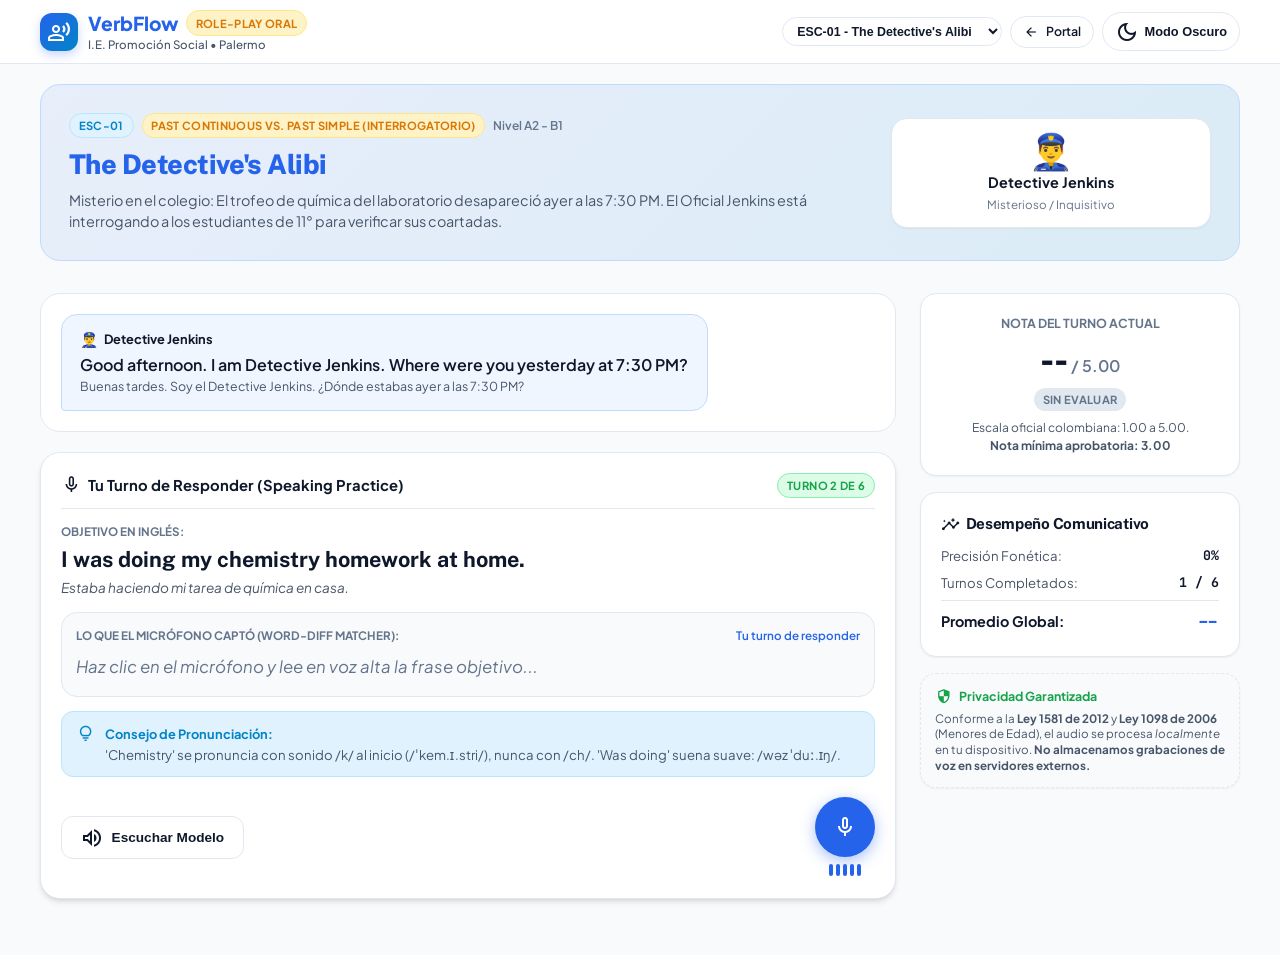
<file: Software/html/roleplay.html>
<!DOCTYPE html>
<html lang="es" data-theme="light">
<head>
  <meta charset="utf-8"/>
  <meta name="viewport" content="width=device-width, initial-scale=1.0, maximum-scale=5.0"/>
  <title>VerbFlow - Simulador Conversacional & Reconocimiento de Voz</title>
  
  <!-- Tipografías Institucionales Google Fonts -->
  <link rel="preconnect" href="https://fonts.googleapis.com"/>
  <link rel="preconnect" href="https://fonts.gstatic.com" crossorigin/>
  <link href="https://fonts.googleapis.com/css2?family=Plus+Jakarta+Sans:wght@400;500;600;700&family=Public+Sans:wght@500;600;700;800&family=JetBrains+Mono:wght@600;700&display=swap" rel="stylesheet"/>
  <link href="https://fonts.googleapis.com/css2?family=Material+Symbols+Outlined:wght,FILL@100..700,0..1&display=swap" rel="stylesheet"/>

  <!-- Estilos Institucionales (Campus Blue & 100% Responsivo) -->
  <link rel="stylesheet" href="../css/styles.css"/>

  <style>
    .vf-audio-dock {
      background: var(--bg-surface);
      border: 1.5px solid var(--border-color);
      border-radius: var(--radius-xl);
      padding: 1.25rem;
      box-shadow: var(--shadow-md);
      margin-top: 1.25rem;
      width: 100%;
    }

    .vf-waveform-bar {
      width: 4px;
      height: 12px;
      background: var(--primary);
      border-radius: 9999px;
      display: inline-block;
      transition: height 0.15s ease;
    }

    .vf-waveform-bar.active {
      animation: wave-anim 0.6s infinite ease-in-out alternate;
    }

    @keyframes wave-anim {
      0% { height: 6px; }
      100% { height: 26px; background: var(--sky-brand); }
    }

    .vf-score-dial {
      font-size: clamp(1.8rem, 4vw, 2.25rem);
      font-weight: 800;
      font-family: 'Public Sans', sans-serif;
      line-height: 1;
    }

    .vf-tip-card {
      background: var(--sky-light);
      border: 1px solid var(--sky-border);
      border-radius: var(--radius-md);
      padding: 0.75rem 0.9rem;
      font-size: 0.85rem;
      color: var(--text-main);
      display: flex;
      align-items: flex-start;
      gap: 0.6rem;
      margin-top: 0.75rem;
    }

    .vf-controls-row {
      display: flex;
      align-items: center;
      justify-content: space-between;
      margin-top: 1.25rem;
      gap: 0.75rem;
      flex-wrap: wrap;
    }

    @media (max-width: 600px) {
      .vf-controls-row {
        justify-content: center;
      }
      .vf-controls-row .vf-btn {
        width: 100%;
      }
    }
  </style>
</head>
<body>

  <!-- BARRA DE NAVEGACIÓN INSTITUCIONAL -->
  <header class="vf-header">
    <div class="vf-container vf-header-inner">
      <div class="vf-brand">
        <a href="index.html" class="vf-brand">
          <div class="vf-brand-logo">
            <span class="material-symbols-outlined">record_voice_over</span>
          </div>
          <div>
            <div style="display: flex; align-items: center; gap: 0.4rem;">
              <span class="vf-brand-title">VerbFlow</span>
              <span class="vf-badge vf-badge-student">Role-Play Oral</span>
            </div>
            <p class="vf-brand-subtitle">I.E. Promoción Social • Palermo</p>
          </div>
        </a>
      </div>

      <div class="vf-header-actions" style="flex-wrap: wrap;">
        <!-- Selector de Escenario -->
        <select id="scenarioSelector" class="vf-btn vf-btn-secondary" style="padding: 0.35rem 0.65rem; font-size: 0.775rem; border-radius: var(--radius-full); max-width: 220px;">
          <!-- Inyectado dinámicamente -->
        </select>

        <!-- Botón Volver al Dashboard -->
        <a href="index.html" class="vf-btn vf-btn-secondary" style="border-radius: var(--radius-full); padding: 0.35rem 0.75rem; font-size: 0.775rem;">
          <span class="material-symbols-outlined" style="font-size: 1rem;">arrow_back</span>
          <span class="vf-btn-text-responsive">Portal</span>
        </a>

        <!-- Conmutador de Tema (☀️ / 🌙) -->
        <button type="button" class="vf-theme-toggle" data-action="toggle-theme" title="Alternar entre modo claro y modo oscuro">
          <span class="material-symbols-outlined">dark_mode</span>
          <span class="vf-theme-label">Modo Oscuro</span>
        </button>
      </div>
    </div>
  </header>

  <!-- CONTENIDO PRINCIPAL -->
  <main class="vf-container" style="padding-top: 1.25rem; padding-bottom: 3.5rem; flex: 1;">
    
    <!-- BANNER DE CONTEXTO SITUACIONAL -->
    <div class="vf-banner-roleplay" id="scenarioHeader">
      <div class="vf-banner-content">
        <div style="display: flex; align-items: center; gap: 0.5rem; margin-bottom: 0.35rem; flex-wrap: wrap;">
          <span class="vf-badge vf-badge-owner" id="scenarioBadgeCode">ESC-01</span>
          <span class="vf-badge vf-badge-student" id="scenarioTenseTopic">Past Continuous</span>
          <span style="font-size: 0.75rem; font-weight: 600; color: var(--text-subtle);" id="scenarioLevel">Nivel A2 - B1</span>
        </div>
        <h1 class="font-headline" style="font-size: clamp(1.3rem, 3vw, 1.7rem); font-weight: 800; color: var(--primary); margin-bottom: 0.35rem;" id="scenarioTitle">
          The Detective's Alibi
        </h1>
        <p style="font-size: clamp(0.825rem, 1.8vw, 0.9rem); color: var(--text-muted); line-height: 1.45;" id="scenarioContext">
          Misterio en el colegio: El trofeo de química del laboratorio desapareció ayer a las 7:30 PM. El Oficial Jenkins está interrogando a los estudiantes de 11° para verificar sus coartadas.
        </p>
      </div>

      <!-- Tarjeta de Emoción e Interlocutor -->
      <div class="vf-card vf-banner-card" style="padding: 0.85rem 1rem; text-align: center; background: var(--bg-surface); align-self: center;">
        <div style="font-size: 2.2rem; line-height: 1; margin-bottom: 0.25rem;" id="scenarioBotAvatar">👮‍♂️</div>
        <div style="font-weight: 700; font-size: 0.9rem;" id="scenarioBotName">Detective Jenkins</div>
        <div style="font-size: 0.725rem; color: var(--text-subtle); margin-top: 0.15rem;" id="scenarioEmotion">Misterioso / Inquisitivo</div>
      </div>
    </div>

    <!-- CUADÍCULA PRINCIPAL: CHAT DE DIÁLOGOS + CONSOLA DE VOZ (100% RESPONSIVA) -->
    <div class="vf-roleplay-grid">
      
      <!-- COLUMNA IZQUIERDA: FLUJO DE DIÁLOGO Y TURNO ACTIVO -->
      <section style="min-width: 0; width: 100%;">
        
        <!-- Flujo histórico de conversación -->
        <div class="vf-dialogue-stream" id="dialogueStream">
          <!-- Inyectado dinámicamente -->
        </div>

        <!-- CABINA DEL TURNO ACTIVO DEL ESTUDIANTE -->
        <div class="vf-audio-dock" id="activeTurnDock">
          
          <div style="display: flex; align-items: center; justify-content: space-between; border-bottom: 1px solid var(--border-color); padding-bottom: 0.65rem; margin-bottom: 0.85rem; flex-wrap: wrap; gap: 0.4rem;">
            <div style="display: flex; align-items: center; gap: 0.4rem;">
              <span class="material-symbols-outlined text-primary" style="font-size: 1.3rem;">mic</span>
              <span style="font-weight: 700; font-size: 0.925rem;">Tu Turno de Responder (Speaking Practice)</span>
            </div>
            <span class="vf-badge vf-badge-success" id="turnProgressBadge">Turno 2 de 6</span>
          </div>

          <!-- Frase Modelo a Pronunciar en Inglés -->
          <div style="margin-bottom: 0.85rem;">
            <div style="font-size: 0.725rem; font-weight: 700; color: var(--text-subtle); text-transform: uppercase; margin-bottom: 0.2rem;">
              Objetivo en Inglés:
            </div>
            <div id="targetSentenceEn" style="font-size: clamp(1.1rem, 2.5vw, 1.35rem); font-weight: 700; color: var(--text-main); font-family: 'Public Sans', sans-serif;">
              I was doing my chemistry homework at home.
            </div>
            <div id="targetSentenceEs" style="font-size: 0.85rem; color: var(--text-muted); font-style: italic; margin-top: 0.15rem;">
              Estaba haciendo mi tarea de química en casa.
            </div>
          </div>

          <!-- Retroalimentación Fonética y Word-Diff (Pintado Verde/Rojo) -->
          <div style="background: var(--bg-app); border: 1px solid var(--border-color); border-radius: var(--radius-lg); padding: 0.85rem; margin-bottom: 0.85rem;">
            <div style="display: flex; justify-content: space-between; align-items: center; margin-bottom: 0.4rem; flex-wrap: wrap; gap: 0.3rem;">
              <span style="font-size: 0.725rem; font-weight: 700; color: var(--text-subtle); text-transform: uppercase;">
                Lo que el micrófono captó (Word-Diff Matcher):
              </span>
              <span id="transcriptionStatus" style="font-size: 0.725rem; font-weight: 600; color: var(--primary);">
                Listo para escuchar
              </span>
            </div>
            <div id="wordDiffContainer" style="font-size: 1.05rem; min-height: 2rem; display: flex; flex-wrap: wrap; gap: 0.35rem; align-items: center;">
              <span class="word-pending">Presiona el botón de micrófono y pronuncia la frase en voz alta...</span>
            </div>
          </div>

          <!-- Pista Fonética en Español -->
          <div class="vf-tip-card" id="phoneticTipCard">
            <span class="material-symbols-outlined" style="color: var(--sky-brand); font-size: 1.2rem; flex-shrink: 0;">lightbulb</span>
            <div>
              <strong style="font-size: 0.8rem; color: var(--sky-brand);">Consejo de Pronunciación:</strong>
              <p id="phoneticTipText" style="margin-top: 0.1rem; font-size: 0.825rem; color: var(--text-muted); line-height: 1.4;">
                'Chemistry' se pronuncia con sonido /k/ al inicio (/ˈkem.ɪ.stri/), nunca con /ch/. 'Was doing' suena suave: /wəz ˈduː.ɪŋ/.
              </p>
            </div>
          </div>

          <!-- BOTONES DE ACCIÓN DE VOZ -->
          <div class="vf-controls-row">
            
            <!-- Botón Escuchar Modelo Nativo -->
            <button type="button" class="vf-btn vf-btn-secondary" id="btnListenModel" title="Escuchar pronunciación correcta">
              <span class="material-symbols-outlined">volume_up</span>
              <span>Escuchar Modelo</span>
            </button>

            <!-- Botón Central de Micrófono -->
            <div style="display: flex; flex-direction: column; align-items: center; gap: 0.3rem;">
              <button type="button" class="vf-mic-btn" id="btnRecordMic" title="Comenzar a hablar">
                <span class="material-symbols-outlined">mic</span>
              </button>
              <!-- Barras de onda de voz animada -->
              <div id="waveformIndicator" style="display: flex; gap: 3px; align-items: center; height: 16px;">
                <span class="vf-waveform-bar"></span>
                <span class="vf-waveform-bar"></span>
                <span class="vf-waveform-bar"></span>
                <span class="vf-waveform-bar"></span>
                <span class="vf-waveform-bar"></span>
              </div>
            </div>

            <!-- Botón Siguiente Turno -->
            <button type="button" class="vf-btn vf-btn-primary" id="btnNextTurn" style="display: none;">
              <span>Siguiente Turno</span>
              <span class="material-symbols-outlined">arrow_forward</span>
            </button>

            <!-- Botón de Simulación para Navegadores sin Micrófono -->
            <button type="button" class="vf-btn vf-btn-sky" id="btnSimulateVoice" style="display: none;" title="Prueba rápida">
              <span class="material-symbols-outlined">smart_toy</span>
              <span>Simular Voz</span>
            </button>
          </div>

        </div>

      </section>

      <!-- COLUMNA DERECHA: NOTA INSTITUCIONAL (1.00 A 5.00) Y AUDITORÍA LEY 1581 -->
      <aside style="display: flex; flex-direction: column; gap: 1rem; min-width: 0;">
        
        <!-- Tarjeta de Calificación del Turno Actual -->
        <div class="vf-card" style="text-align: center;">
          <div style="font-size: 0.775rem; font-weight: 700; color: var(--text-subtle); text-transform: uppercase;">
            Nota del Turno Actual
          </div>
          <div style="margin: 0.5rem 0;">
            <span class="vf-score-dial text-primary" id="currentScoreDisplay">--</span>
            <span style="font-size: 1rem; color: var(--text-subtle); font-weight: 600;"> / 5.00</span>
          </div>
          <div id="scoreStatusBadge" class="vf-badge" style="background: var(--border-color); color: var(--text-subtle);">
            Sin Evaluar
          </div>
          <p style="font-size: 0.75rem; color: var(--text-muted); margin-top: 0.5rem;">
            Escala oficial colombiana: 1.00 a 5.00.<br/>
            <strong>Nota mínima aprobatoria: 3.00</strong>
          </p>
        </div>

        <!-- Promedio Acumulado de la Conversación -->
        <div class="vf-card">
          <h3 class="font-headline" style="font-size: 0.95rem; font-weight: 700; margin-bottom: 0.65rem; display: flex; align-items: center; gap: 0.35rem;">
            <span class="material-symbols-outlined text-primary" style="font-size: 1.2rem;">insights</span>
            Desempeño Comunicativo
          </h3>
          <div style="display: flex; justify-content: space-between; align-items: center; margin-bottom: 0.45rem; font-size: 0.825rem;">
            <span style="color: var(--text-muted);">Precisión Fonética:</span>
            <strong id="avgAccuracyText" class="font-mono">0%</strong>
          </div>
          <div style="display: flex; justify-content: space-between; align-items: center; margin-bottom: 0.45rem; font-size: 0.825rem;">
            <span style="color: var(--text-muted);">Turnos Completados:</span>
            <strong id="turnsCompletedText" class="font-mono">0 / 0</strong>
          </div>
          <div style="display: flex; justify-content: space-between; align-items: center; padding-top: 0.45rem; border-top: 1px solid var(--border-color); font-size: 0.9rem;">
            <span style="font-weight: 700;">Promedio Global:</span>
            <strong id="globalScoreText" class="font-mono" style="color: var(--primary); font-size: 1.15rem;">--</strong>
          </div>
        </div>

        <!-- Cláusula de Privacidad y Cero Almacenamiento Biométrico -->
        <div class="vf-card" style="background: var(--bg-app); border-style: dashed; padding: 0.85rem;">
          <div style="display: flex; align-items: center; gap: 0.4rem; margin-bottom: 0.3rem;">
            <span class="material-symbols-outlined" style="color: var(--success); font-size: 1.1rem;">security</span>
            <span style="font-size: 0.775rem; font-weight: 700; color: var(--success);">Privacidad Garantizada</span>
          </div>
          <p style="font-size: 0.725rem; color: var(--text-muted); line-height: 1.35;">
            Conforme a la <strong>Ley 1581 de 2012</strong> y <strong>Ley 1098 de 2006</strong> (Menores de Edad), el audio se procesa <em>localmente</em> en tu dispositivo. <strong>No almacenamos grabaciones de voz en servidores externos.</strong>
          </p>
        </div>

      </aside>

    </div>

  </main>

  <!-- SCRIPTS MODULARES -->
  <script src="../data/scenarios-data.js"></script>
  <script src="../js/speech-engine.js"></script>
  <script src="../js/roleplay-engine.js"></script>
  <script src="../js/theme-manager.js"></script>

  <!-- LÓGICA DE CONTROL DE LA PÁGINA -->
  <script>
    document.addEventListener("DOMContentLoaded", () => {
      const scenarioSelector = document.getElementById("scenarioSelector");
      const scenarioBadgeCode = document.getElementById("scenarioBadgeCode");
      const scenarioTenseTopic = document.getElementById("scenarioTenseTopic");
      const scenarioLevel = document.getElementById("scenarioLevel");
      const scenarioTitle = document.getElementById("scenarioTitle");
      const scenarioContext = document.getElementById("scenarioContext");
      const scenarioBotAvatar = document.getElementById("scenarioBotAvatar");
      const scenarioBotName = document.getElementById("scenarioBotName");
      const scenarioEmotion = document.getElementById("scenarioEmotion");
      
      const dialogueStream = document.getElementById("dialogueStream");
      const targetSentenceEn = document.getElementById("targetSentenceEn");
      const targetSentenceEs = document.getElementById("targetSentenceEs");
      const wordDiffContainer = document.getElementById("wordDiffContainer");
      const phoneticTipText = document.getElementById("phoneticTipText");
      const turnProgressBadge = document.getElementById("turnProgressBadge");
      const transcriptionStatus = document.getElementById("transcriptionStatus");

      const btnListenModel = document.getElementById("btnListenModel");
      const btnRecordMic = document.getElementById("btnRecordMic");
      const btnNextTurn = document.getElementById("btnNextTurn");
      const btnSimulateVoice = document.getElementById("btnSimulateVoice");
      const waveformBars = document.querySelectorAll(".vf-waveform-bar");

      const currentScoreDisplay = document.getElementById("currentScoreDisplay");
      const scoreStatusBadge = document.getElementById("scoreStatusBadge");
      const avgAccuracyText = document.getElementById("avgAccuracyText");
      const turnsCompletedText = document.getElementById("turnsCompletedText");
      const globalScoreText = document.getElementById("globalScoreText");

      const scenarios = window.SCENARIOS_DATA || [];
      scenarioSelector.innerHTML = scenarios.map(s => `
        <option value="${s.id}">${s.code} - ${s.title}</option>
      `).join("");

      RoleplayEngine.setListeners({
        onScenarioLoaded: (scenario) => {
          scenarioBadgeCode.textContent = scenario.code;
          scenarioTenseTopic.textContent = scenario.topic;
          scenarioLevel.textContent = `Nivel ${scenario.level}`;
          scenarioTitle.textContent = scenario.title;
          scenarioContext.textContent = scenario.context;
          scenarioBotAvatar.textContent = scenario.avatarBot;
          scenarioBotName.textContent = scenario.botName;
          scenarioEmotion.textContent = scenario.emotion;
          
          dialogueStream.innerHTML = "";
          btnNextTurn.style.display = "none";
          resetScoreIndicators();
        },

        onTurnChanged: (turn, index, total) => {
          turnProgressBadge.textContent = `Turno ${index + 1} de ${total}`;
          turnsCompletedText.textContent = `${index} / ${total}`;

          if (turn.speaker === "bot") {
            appendBubble("bot", scenarioBotAvatar.textContent, scenarioBotName.textContent, turn.textEn, turn.textEs);
            targetSentenceEn.textContent = "El bot está hablando...";
            targetSentenceEs.textContent = "Escucha con atención...";
            wordDiffContainer.innerHTML = `<span class="word-pending">Escuchando a ${scenarioBotName.textContent}...</span>`;
            phoneticTipText.textContent = turn.phoneticTip || "Escucha el ritmo y la entonación de la frase.";
            btnRecordMic.disabled = true;
          } else {
            targetSentenceEn.textContent = turn.textEn;
            targetSentenceEs.textContent = turn.textEs;
            wordDiffContainer.innerHTML = `<span class="word-pending">Haz clic en el micrófono y lee en voz alta la frase objetivo...</span>`;
            phoneticTipText.textContent = turn.phoneticTip || "Pronuncia con claridad y seguridad.";
            btnRecordMic.disabled = false;
            btnNextTurn.style.display = "none";
          }
        },

        onBotSpeakingStart: () => {
          transcriptionStatus.textContent = "Bot hablando...";
          animateWaveform(true);
        },

        onBotSpeakingEnd: () => {
          transcriptionStatus.textContent = "Tu turno de responder";
          animateWaveform(false);
        },

        onStudentListeningStart: () => {
          transcriptionStatus.textContent = "Escuchándote... ¡Habla ahora!";
          btnRecordMic.classList.add("recording");
          animateWaveform(true);
        },

        onStudentInterimTranscript: (transcript, isFinal) => {
          if (!isFinal) {
            wordDiffContainer.innerHTML = `<span style="color: var(--primary); font-weight: 600;">"${transcript}..."</span>`;
          }
        },

        onStudentTurnEvaluated: (evaluation, spokenText) => {
          btnRecordMic.classList.remove("recording");
          animateWaveform(false);
          transcriptionStatus.textContent = "¡Evaluado con éxito!";

          wordDiffContainer.innerHTML = evaluation.results.map(r => {
            if (r.status === "matched") {
              return `<span class="word-matched" title="Pronunciación correcta">${r.word}</span>`;
            } else {
              return `<span class="word-mismatched" title="Intenta pronunciar mejor o se omitió">${r.word}</span>`;
            }
          }).join(" ");

          const score = evaluation.institutionalScore;
          currentScoreDisplay.textContent = score.toFixed(2);
          if (evaluation.passed) {
            scoreStatusBadge.className = "vf-badge vf-badge-success";
            scoreStatusBadge.textContent = "Aprobado (>= 3.0)";
          } else {
            scoreStatusBadge.className = "vf-badge vf-badge-student";
            scoreStatusBadge.style.color = "var(--danger)";
            scoreStatusBadge.style.borderColor = "var(--danger)";
            scoreStatusBadge.textContent = "Por Mejorar (< 3.0)";
          }

          appendBubble("student", "🎓", "Tú (Estudiante)", spokenText, targetSentenceEs.textContent, score);
          btnNextTurn.style.display = "inline-flex";

          if (evaluation.tips && evaluation.tips.length > 0) {
            phoneticTipText.innerHTML = evaluation.tips.map(t => `<strong>Tip:</strong> ${t}`).join("<br/>");
          }
        },

        onScenarioCompleted: (summary) => {
          globalScoreText.textContent = summary.averageScore.toFixed(2);
          avgAccuracyText.textContent = `${Math.round(summary.averageScore / 5.0 * 100)}%`;
          turnsCompletedText.textContent = `${summary.totalTurns} / ${summary.totalTurns}`;

          alert(`🎉 ¡Excelente! Has completado el escenario "${summary.scenario.title}".\nTu nota final es: ${summary.averageScore.toFixed(2)} / 5.00 ${summary.passed ? '✅ (Aprobado)' : '⚠️ (Refuerzo sugerido)'}`);
        }
      });

      function appendBubble(role, avatar, name, textEn, textEs, score = null) {
        const bubble = document.createElement("div");
        bubble.className = `vf-bubble ${role === 'bot' ? 'vf-bubble-bot' : 'vf-bubble-student'}`;
        
        let scorePill = "";
        if (score !== null) {
          scorePill = `<span class="vf-badge ${score >= 3.0 ? 'vf-badge-success' : 'vf-badge-student'}" style="margin-left: 0.4rem; font-size: 0.65rem;">Nota: ${score.toFixed(2)}</span>`;
        }

        bubble.innerHTML = `
          <div style="display: flex; align-items: center; gap: 0.35rem; margin-bottom: 0.2rem;">
            <span>${avatar}</span>
            <strong style="font-size: 0.8rem;">${name}</strong>
            ${scorePill}
          </div>
          <div style="font-weight: 600; font-size: 1rem;">${textEn}</div>
          <div style="font-size: 0.775rem; color: var(--text-muted); margin-top: 0.1rem;">${textEs}</div>
        `;
        dialogueStream.appendChild(bubble);
        dialogueStream.scrollTop = dialogueStream.scrollHeight;
      }

      function resetScoreIndicators() {
        currentScoreDisplay.textContent = "--";
        scoreStatusBadge.className = "vf-badge";
        scoreStatusBadge.textContent = "Sin Evaluar";
        scoreStatusBadge.style.color = "var(--text-subtle)";
      }

      function animateWaveform(active) {
        waveformBars.forEach(b => {
          if (active) b.classList.add("active");
          else b.classList.remove("active");
        });
      }

      scenarioSelector.addEventListener("change", (e) => {
        RoleplayEngine.loadScenario(e.target.value);
      });

      btnListenModel.addEventListener("click", () => {
        RoleplayEngine.repeatBotAudio();
      });

      btnRecordMic.addEventListener("click", () => {
        RoleplayEngine.startStudentSpeaking();
      });

      btnNextTurn.addEventListener("click", () => {
        RoleplayEngine.nextTurn();
      });

      if (!SpeechEngine.isSpeechRecognitionSupported) {
        btnSimulateVoice.style.display = "inline-flex";
        btnSimulateVoice.addEventListener("click", () => {
          const turn = RoleplayEngine.getCurrentTurn();
          if (turn) {
            RoleplayEngine.evaluateStudentSpeech(turn.textEn);
          }
        });
      }

      if (scenarios.length > 0) {
        RoleplayEngine.loadScenario(scenarios[0].id);
      }
    });
  </script>
</body>
</html>
</file>
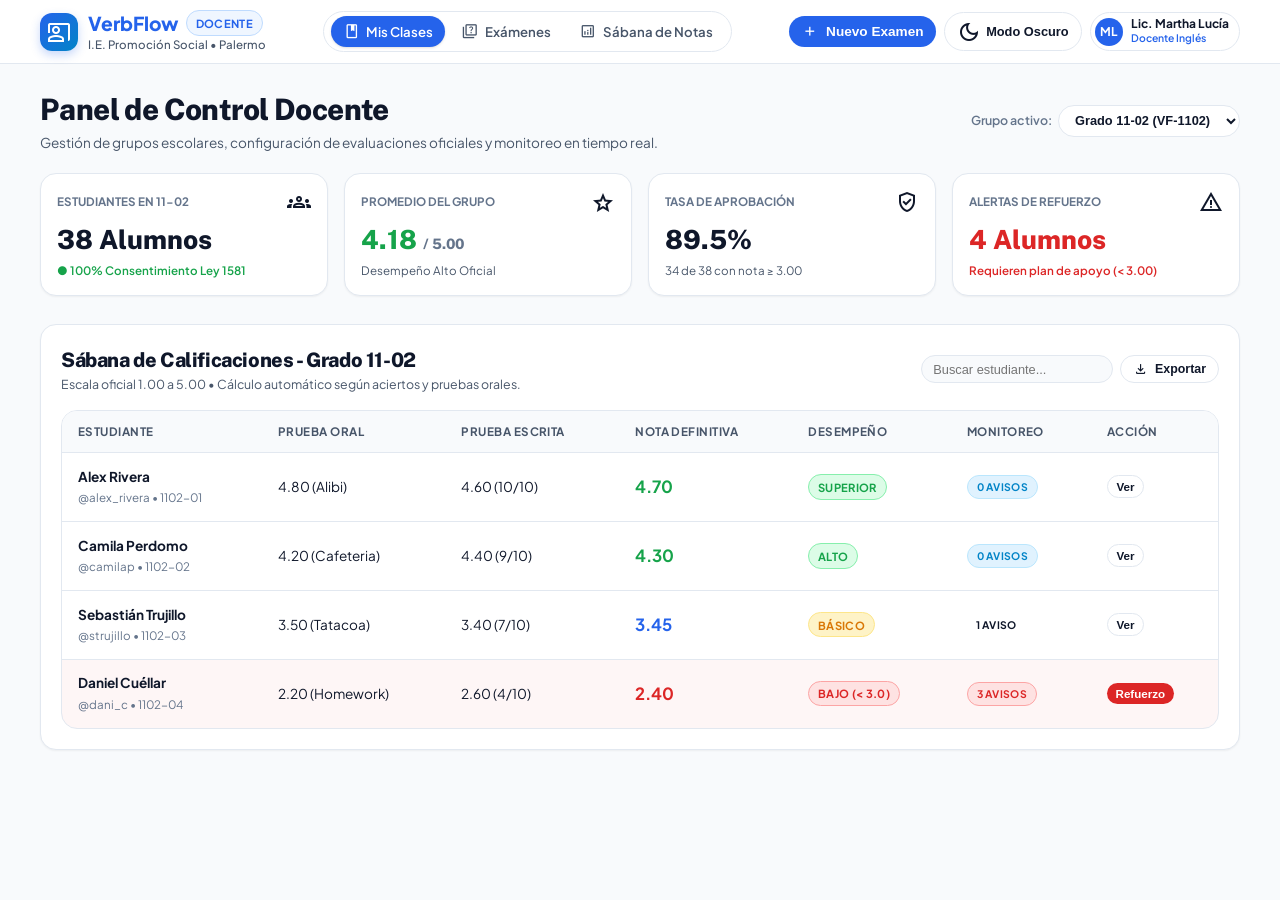
<file: Software/html/teacher.html>
<!DOCTYPE html>
<html lang="es" data-theme="light">
<head>
  <meta charset="utf-8"/>
  <meta name="viewport" content="width=device-width, initial-scale=1.0, maximum-scale=5.0"/>
  <title>VerbFlow - Portal Docente (Teacher Suite)</title>
  
  <!-- Tipografías Institucionales Google Fonts -->
  <link rel="preconnect" href="https://fonts.googleapis.com"/>
  <link rel="preconnect" href="https://fonts.gstatic.com" crossorigin/>
  <link href="https://fonts.googleapis.com/css2?family=Plus+Jakarta+Sans:wght@400;500;600;700&family=Public+Sans:wght@500;600;700;800&family=JetBrains+Mono:wght@600;700&display=swap" rel="stylesheet"/>
  <link href="https://fonts.googleapis.com/css2?family=Material+Symbols+Outlined:wght,FILL@100..700,0..1&display=swap" rel="stylesheet"/>

  <!-- Estilos Institucionales (Campus Blue & 100% Responsivo) -->
  <link rel="stylesheet" href="../css/styles.css"/>
</head>
<body>

  <!-- BARRA DE NAVEGACIÓN INSTITUCIONAL -->
  <header class="vf-header">
    <div class="vf-container vf-header-inner">
      <div class="vf-brand">
        <a href="index.html" class="vf-brand">
          <div class="vf-brand-logo">
            <span class="material-symbols-outlined">co_present</span>
          </div>
          <div>
            <div style="display: flex; align-items: center; gap: 0.4rem;">
              <span class="vf-brand-title">VerbFlow</span>
              <span class="vf-badge vf-badge-teacher">Docente</span>
            </div>
            <p class="vf-brand-subtitle">I.E. Promoción Social • Palermo</p>
          </div>
        </a>
      </div>

      <!-- Navegación Docente Escritorio -->
      <nav class="vf-nav-cluster">
        <a href="#clases" class="vf-nav-link active">
          <span class="material-symbols-outlined" style="font-size: 1.1rem;">class</span>
          <span>Mis Clases</span>
        </a>
        <a href="#evaluaciones" class="vf-nav-link">
          <span class="material-symbols-outlined" style="font-size: 1.1rem;">quiz</span>
          <span>Exámenes</span>
        </a>
        <a href="#calificaciones" class="vf-nav-link">
          <span class="material-symbols-outlined" style="font-size: 1.1rem;">analytics</span>
          <span>Sábana de Notas</span>
        </a>
      </nav>

      <!-- Barra de Acciones y Usuario -->
      <div class="vf-header-actions">
        
        <!-- Botón Menú Móvil -->
        <button type="button" class="vf-mobile-nav-toggle" id="btnMobileToggleTeacher" aria-label="Abrir menú">
          <span class="material-symbols-outlined">menu</span>
        </button>

        <!-- Crear Examen Rápido -->
        <button type="button" class="vf-btn vf-btn-primary" id="btnNewExam" style="border-radius: var(--radius-full); padding: 0.4rem 0.75rem;">
          <span class="material-symbols-outlined" style="font-size: 1.1rem;">add</span>
          <span class="vf-btn-text-responsive">Nuevo Examen</span>
        </button>

        <!-- Conmutador de Tema (☀️ / 🌙) -->
        <button type="button" class="vf-theme-toggle" data-action="toggle-theme" title="Alternar entre modo claro y modo oscuro">
          <span class="material-symbols-outlined">dark_mode</span>
          <span class="vf-theme-label">Modo Oscuro</span>
        </button>

        <!-- Perfil Docente -->
        <div class="vf-profile-pill">
          <div class="vf-avatar-circle" style="background: var(--primary); color: #fff;">ML</div>
          <div class="vf-profile-text" style="text-align: left;">
            <div style="font-size: 0.75rem; font-weight: 700; line-height: 1.1;">Lic. Martha Lucía</div>
            <div style="font-size: 0.65rem; color: var(--primary); font-weight: 600;">Docente Inglés</div>
          </div>
        </div>

      </div>
    </div>

    <!-- Menú Móvil Drawer -->
    <div class="vf-mobile-drawer" id="mobileDrawerTeacher">
      <a href="#clases" class="vf-nav-link active">
        <span class="material-symbols-outlined">class</span>
        <span>Mis Clases</span>
      </a>
      <a href="#calificaciones" class="vf-nav-link">
        <span class="material-symbols-outlined">analytics</span>
        <span>Sábana de Calificaciones</span>
      </a>
      <a href="index.html" class="vf-nav-link">
        <span class="material-symbols-outlined">school</span>
        <span>Ir al Portal Estudiantil</span>
      </a>
    </div>
  </header>

  <!-- CONTENIDO PRINCIPAL -->
  <main class="vf-container" style="padding-top: 1.5rem; padding-bottom: 3.5rem; flex: 1;">
    
    <!-- ENCABEZADO Y RESUMEN GENERAL -->
    <div style="display: flex; justify-content: space-between; align-items: center; margin-bottom: 1.25rem; flex-wrap: wrap; gap: 0.75rem;">
      <div>
        <h1 class="font-headline" style="font-size: clamp(1.4rem, 3vw, 1.85rem); font-weight: 800; color: var(--text-main);">
          Panel de Control Docente
        </h1>
        <p style="font-size: 0.85rem; color: var(--text-muted);">
          Gestión de grupos escolares, configuración de evaluaciones oficiales y monitoreo en tiempo real.
        </p>
      </div>

      <!-- Selector de Grupo Activo -->
      <div style="display: flex; align-items: center; gap: 0.4rem; max-width: 100%;">
        <span style="font-size: 0.775rem; font-weight: 600; color: var(--text-subtle); white-space: nowrap;">Grupo activo:</span>
        <select class="vf-btn vf-btn-secondary" id="classSelector" style="padding: 0.4rem 0.75rem; border-radius: var(--radius-full); font-weight: 700; font-size: 0.8rem; max-width: 220px;">
          <option value="1102" selected>Grado 11-02 (VF-1102)</option>
          <option value="1101">Grado 11-01 (VF-1101)</option>
          <option value="1002">Grado 10-02 (VF-1002)</option>
          <option value="1001">Grado 10-01 (VF-1001)</option>
        </select>
      </div>
    </div>

    <!-- TARJETAS DE MÉTRICAS INSTITUCIONALES -->
    <div style="display: grid; grid-template-columns: repeat(auto-fit, minmax(200px, 1fr)); gap: 1rem; margin-bottom: 1.75rem;">
      <div class="vf-card" style="padding: 1rem;">
        <div style="display: flex; justify-content: space-between; align-items: center; margin-bottom: 0.35rem;">
          <span style="font-size: 0.725rem; font-weight: 700; color: var(--text-subtle); text-transform: uppercase;">Estudiantes en 11-02</span>
          <span class="material-symbols-outlined text-primary">groups</span>
        </div>
        <div style="font-size: 1.65rem; font-weight: 800; font-family: 'Public Sans', sans-serif;">38 Alumnos</div>
        <div style="font-size: 0.725rem; color: var(--success); font-weight: 600; margin-top: 0.15rem;">● 100% Consentimiento Ley 1581</div>
      </div>

      <div class="vf-card" style="padding: 1rem;">
        <div style="display: flex; justify-content: space-between; align-items: center; margin-bottom: 0.35rem;">
          <span style="font-size: 0.725rem; font-weight: 700; color: var(--text-subtle); text-transform: uppercase;">Promedio del Grupo</span>
          <span class="material-symbols-outlined text-success">grade</span>
        </div>
        <div style="font-size: 1.65rem; font-weight: 800; font-family: 'Public Sans', sans-serif; color: var(--success);">4.18 <span style="font-size: 0.9rem; color: var(--text-subtle);">/ 5.00</span></div>
        <div style="font-size: 0.725rem; color: var(--text-muted); margin-top: 0.15rem;">Desempeño Alto Oficial</div>
      </div>

      <div class="vf-card" style="padding: 1rem;">
        <div style="display: flex; justify-content: space-between; align-items: center; margin-bottom: 0.35rem;">
          <span style="font-size: 0.725rem; font-weight: 700; color: var(--text-subtle); text-transform: uppercase;">Tasa de Aprobación</span>
          <span class="material-symbols-outlined text-primary">verified_user</span>
        </div>
        <div style="font-size: 1.65rem; font-weight: 800; font-family: 'Public Sans', sans-serif;">89.5%</div>
        <div style="font-size: 0.725rem; color: var(--text-muted); margin-top: 0.15rem;">34 de 38 con nota &ge; 3.00</div>
      </div>

      <div class="vf-card" style="padding: 1rem;">
        <div style="display: flex; justify-content: space-between; align-items: center; margin-bottom: 0.35rem;">
          <span style="font-size: 0.725rem; font-weight: 700; color: var(--text-subtle); text-transform: uppercase;">Alertas de Refuerzo</span>
          <span class="material-symbols-outlined text-danger">warning</span>
        </div>
        <div style="font-size: 1.65rem; font-weight: 800; font-family: 'Public Sans', sans-serif; color: var(--danger);">4 Alumnos</div>
        <div style="font-size: 0.725rem; color: var(--danger); font-weight: 600; margin-top: 0.15rem;">Requieren plan de apoyo (&lt; 3.00)</div>
      </div>
    </div>

    <!-- SECCIÓN: SÁBANA DE NOTAS INSTITUCIONAL -->
    <section class="vf-card" id="calificaciones" style="margin-bottom: 2rem; padding: 1.25rem;">
      <div style="display: flex; justify-content: space-between; align-items: center; margin-bottom: 1rem; flex-wrap: wrap; gap: 0.5rem;">
        <div>
          <h2 class="font-headline" style="font-size: 1.25rem; font-weight: 800; color: var(--text-main);">
            Sábana de Calificaciones - Grado 11-02
          </h2>
          <p style="font-size: 0.775rem; color: var(--text-muted);">
            Escala oficial 1.00 a 5.00 • Cálculo automático según aciertos y pruebas orales.
          </p>
        </div>
        
        <div style="display: flex; gap: 0.4rem; flex-wrap: wrap;">
          <input type="text" placeholder="Buscar estudiante..." style="padding: 0.35rem 0.7rem; border-radius: var(--radius-full); border: 1px solid var(--border-color); background: var(--bg-app); font-size: 0.8rem;"/>
          <button type="button" class="vf-btn vf-btn-secondary" style="border-radius: var(--radius-full); font-size: 0.775rem; padding: 0.35rem 0.75rem;" onclick="alert('Exportando planilla oficial en CSV/Excel...');">
            <span class="material-symbols-outlined" style="font-size: 0.95rem;">download</span>
            <span>Exportar</span>
          </button>
        </div>
      </div>

      <div class="vf-table-container">
        <table class="vf-table">
          <thead>
            <tr>
              <th>Estudiante</th>
              <th>Prueba Oral</th>
              <th>Prueba Escrita</th>
              <th>Nota Definitiva</th>
              <th>Desempeño</th>
              <th>Monitoreo</th>
              <th>Acción</th>
            </tr>
          </thead>
          <tbody>
            <tr>
              <td>
                <strong>Alex Rivera</strong><br/>
                <span style="font-size: 0.725rem; color: var(--text-subtle);">@alex_rivera • 1102-01</span>
              </td>
              <td>4.80 (Alibi)</td>
              <td>4.60 (10/10)</td>
              <td><strong style="color: var(--success); font-size: 1.05rem;">4.70</strong></td>
              <td><span class="vf-badge vf-badge-success">Superior</span></td>
              <td><span class="vf-badge vf-badge-owner" style="font-size: 0.65rem;">0 avisos</span></td>
              <td><button type="button" class="vf-btn vf-btn-secondary" style="padding: 0.25rem 0.55rem; font-size: 0.725rem;" onclick="alert('Historial detallado de Alex Rivera.');">Ver</button></td>
            </tr>
            <tr>
              <td>
                <strong>Camila Perdomo</strong><br/>
                <span style="font-size: 0.725rem; color: var(--text-subtle);">@camilap • 1102-02</span>
              </td>
              <td>4.20 (Cafeteria)</td>
              <td>4.40 (9/10)</td>
              <td><strong style="color: var(--success); font-size: 1.05rem;">4.30</strong></td>
              <td><span class="vf-badge vf-badge-success">Alto</span></td>
              <td><span class="vf-badge vf-badge-owner" style="font-size: 0.65rem;">0 avisos</span></td>
              <td><button type="button" class="vf-btn vf-btn-secondary" style="padding: 0.25rem 0.55rem; font-size: 0.725rem;">Ver</button></td>
            </tr>
            <tr>
              <td>
                <strong>Sebastián Trujillo</strong><br/>
                <span style="font-size: 0.725rem; color: var(--text-subtle);">@strujillo • 1102-03</span>
              </td>
              <td>3.50 (Tatacoa)</td>
              <td>3.40 (7/10)</td>
              <td><strong style="color: var(--primary); font-size: 1.05rem;">3.45</strong></td>
              <td><span class="vf-badge vf-badge-student">Básico</span></td>
              <td><span class="vf-badge vf-badge-warning" style="font-size: 0.65rem;">1 aviso</span></td>
              <td><button type="button" class="vf-btn vf-btn-secondary" style="padding: 0.25rem 0.55rem; font-size: 0.725rem;">Ver</button></td>
            </tr>
            <tr style="background: rgba(220, 38, 38, 0.04);">
              <td>
                <strong>Daniel Cuéllar</strong><br/>
                <span style="font-size: 0.725rem; color: var(--text-subtle);">@dani_c • 1102-04</span>
              </td>
              <td>2.20 (Homework)</td>
              <td>2.60 (4/10)</td>
              <td><strong style="color: var(--danger); font-size: 1.05rem;">2.40</strong></td>
              <td><span class="vf-badge vf-badge-danger">Bajo (&lt; 3.0)</span></td>
              <td><span class="vf-badge vf-badge-danger" style="font-size: 0.65rem;">3 avisos</span></td>
              <td><button type="button" class="vf-btn vf-btn-primary" style="padding: 0.25rem 0.55rem; font-size: 0.725rem; background: var(--danger);" onclick="alert('Generar plan de refuerzo.');">Refuerzo</button></td>
            </tr>
          </tbody>
        </table>
      </div>
    </section>

  </main>

  <!-- MODAL: CREAR NUEVA EVALUACIÓN -->
  <div class="vf-modal-overlay" id="newExamModal">
    <div class="vf-modal">
      <div style="display: flex; justify-content: space-between; align-items: center; border-bottom: 1px solid var(--border-color); padding-bottom: 0.65rem; margin-bottom: 1rem;">
        <h2 class="font-headline" style="font-size: 1.25rem; font-weight: 800; color: var(--text-main);">Programar Evaluación</h2>
        <button type="button" id="btnCloseExamModal" class="vf-btn vf-btn-secondary" style="padding: 0.3rem; border-radius: var(--radius-full);">
          <span class="material-symbols-outlined">close</span>
        </button>
      </div>

      <form id="formCreateExam" style="display: flex; flex-direction: column; gap: 0.85rem;">
        <div>
          <label style="font-size: 0.75rem; font-weight: 700; color: var(--text-subtle); text-transform: uppercase;">Título de la Prueba</label>
          <input type="text" placeholder="Ej: Evaluación Parcial - Past Continuous & Perfect" required style="width: 100%; padding: 0.55rem; border-radius: var(--radius-md); border: 1px solid var(--border-color); background: var(--bg-app); margin-top: 0.2rem;"/>
        </div>

        <div style="display: grid; grid-template-columns: 1fr 1fr; gap: 0.75rem;">
          <div>
            <label style="font-size: 0.75rem; font-weight: 700; color: var(--text-subtle); text-transform: uppercase;">Grado / Clase</label>
            <select style="width: 100%; padding: 0.55rem; border-radius: var(--radius-md); border: 1px solid var(--border-color); background: var(--bg-app); margin-top: 0.2rem;">
              <option>Grado 11-02</option>
              <option>Grado 11-01</option>
              <option>Grado 10-02</option>
              <option>Grado 10-01</option>
            </select>
          </div>
          <div>
            <label style="font-size: 0.75rem; font-weight: 700; color: var(--text-subtle); text-transform: uppercase;">Código de Acceso</label>
            <input type="text" value="VF-1102" readonly style="width: 100%; padding: 0.55rem; border-radius: var(--radius-md); border: 1px solid var(--border-color); background: var(--bg-app); margin-top: 0.2rem; font-family: 'JetBrains Mono', monospace; font-weight: 700;"/>
          </div>
        </div>

        <div style="display: grid; grid-template-columns: 1fr 1fr; gap: 0.75rem;">
          <div>
            <label style="font-size: 0.75rem; font-weight: 700; color: var(--text-subtle); text-transform: uppercase;">Total Preguntas</label>
            <input type="number" min="5" max="30" value="10" style="width: 100%; padding: 0.55rem; border-radius: var(--radius-md); border: 1px solid var(--border-color); background: var(--bg-app); margin-top: 0.2rem;"/>
          </div>
          <div>
            <label style="font-size: 0.75rem; font-weight: 700; color: var(--text-subtle); text-transform: uppercase;">Límite de Tiempo (Minutos)</label>
            <input type="number" min="10" max="120" value="45" style="width: 100%; padding: 0.55rem; border-radius: var(--radius-md); border: 1px solid var(--border-color); background: var(--bg-app); margin-top: 0.2rem;"/>
          </div>
        </div>

        <div style="display: flex; justify-content: flex-end; gap: 0.5rem; margin-top: 0.5rem;">
          <button type="button" id="btnCancelExam" class="vf-btn vf-btn-secondary">Cancelar</button>
          <button type="submit" class="vf-btn vf-btn-primary">Publicar</button>
        </div>
      </form>
    </div>
  </div>

  <!-- SCRIPTS -->
  <script src="../js/theme-manager.js"></script>
  <script>
    document.addEventListener("DOMContentLoaded", () => {
      const btnNewExam = document.getElementById("btnNewExam");
      const newExamModal = document.getElementById("newExamModal");
      const btnCloseExamModal = document.getElementById("btnCloseExamModal");
      const btnCancelExam = document.getElementById("btnCancelExam");
      const btnMobileToggleTeacher = document.getElementById("btnMobileToggleTeacher");
      const mobileDrawerTeacher = document.getElementById("mobileDrawerTeacher");

      btnMobileToggleTeacher.addEventListener("click", () => {
        mobileDrawerTeacher.classList.toggle("open");
      });

      btnNewExam.addEventListener("click", () => newExamModal.classList.add("active"));
      btnCloseExamModal.addEventListener("click", () => newExamModal.classList.remove("active"));
      btnCancelExam.addEventListener("click", () => newExamModal.classList.remove("active"));
      newExamModal.addEventListener("click", (e) => {
        if (e.target === newExamModal) newExamModal.classList.remove("active");
      });

      document.getElementById("formCreateExam").addEventListener("submit", (e) => {
        e.preventDefault();
        alert("¡Evaluación publicada con éxito! El código de examen es: VF-1102");
        newExamModal.classList.remove("active");
      });
    });
  </script>
</body>
</html>
</file>
<file: Software/css/styles.css>
/* ==============================================================================
   VerbFlow - Hoja de Estilos Institucional (Campus Blue & Dual Theme)
   I.E. Promoción Social • Palermo, Huila
   100% Responsivo: Adaptado para Celulares (Mobile), Tablets y Laptops/Escritorio
   ============================================================================== */

:root {
  /* Paleta Modo Claro (Por Defecto) */
  --bg-app: #f8fafc;
  --bg-surface: #ffffff;
  --bg-surface-elevated: #ffffff;
  --bg-card: #ffffff;
  --bg-card-hover: #f1f5f9;
  --bg-sidebar: #f8fafc;
  --bg-toolbar: rgba(255, 255, 255, 0.94);
  
  --text-main: #0f172a;
  --text-muted: #475569;
  --text-subtle: #64748b;
  --text-inverse: #ffffff;
  
  /* Azules Institucionales */
  --primary: #2563eb;
  --primary-hover: #1d4ed8;
  --primary-subtle: #eff6ff;
  --primary-border: #bfdbfe;
  
  --sky-brand: #0284c7;
  --sky-light: #e0f2fe;
  --sky-border: #bae6fd;
  
  --border-color: #e2e8f0;
  --border-light: #f1f5f9;
  
  /* Colores de Estado Pedagógico (Escala 1.0 - 5.0) */
  --success: #16a34a;
  --success-bg: #dcfce7;
  --success-border: #86efac;
  
  --warning: #d97706;
  --warning-bg: #fef3c7;
  --warning-border: #fde68a;
  
  --danger: #dc2626;
  --danger-bg: #fee2e2;
  --danger-border: #fca5a5;
  
  /* Sombras y Elevaciones */
  --shadow-xs: 0 1px 2px 0 rgba(0, 0, 0, 0.05);
  --shadow-sm: 0 1px 3px 0 rgba(0, 0, 0, 0.1), 0 1px 2px -1px rgba(0, 0, 0, 0.1);
  --shadow-md: 0 4px 6px -1px rgba(0, 0, 0, 0.1), 0 2px 4px -2px rgba(0, 0, 0, 0.1);
  --shadow-lg: 0 10px 15px -3px rgba(0, 0, 0, 0.1), 0 4px 6px -4px rgba(0, 0, 0, 0.1);
  --radius-sm: 8px;
  --radius-md: 12px;
  --radius-lg: 16px;
  --radius-xl: 20px;
  --radius-full: 9999px;
  
  --transition-fast: 0.15s ease;
  --transition-normal: 0.25s ease;
}

/* Paleta Modo Oscuro (Slate Navy Institucional, no negro absoluto) */
[data-theme="dark"], .dark {
  --bg-app: #0f172a;
  --bg-surface: #1e293b;
  --bg-surface-elevated: #334155;
  --bg-card: #1e293b;
  --bg-card-hover: #273549;
  --bg-sidebar: #0f172a;
  --bg-toolbar: rgba(30, 41, 59, 0.96);
  
  --text-main: #f8fafc;
  --text-muted: #cbd5e1;
  --text-subtle: #94a3b8;
  --text-inverse: #0f172a;
  
  --primary: #3b82f6;
  --primary-hover: #60a5fa;
  --primary-subtle: #1e3a8a;
  --primary-border: #2563eb;
  
  --sky-brand: #38bdf8;
  --sky-light: #082f49;
  --sky-border: #0369a1;
  
  --border-color: #334155;
  --border-light: #1e293b;
  
  --success: #22c55e;
  --success-bg: #064e3b;
  --success-border: #059669;
  
  --warning: #f59e0b;
  --warning-bg: #451a03;
  --warning-border: #b45309;
  
  --danger: #ef4444;
  --danger-bg: #450a0a;
  --danger-border: #b91c1c;
  
  --shadow-xs: 0 1px 2px 0 rgba(0, 0, 0, 0.4);
  --shadow-sm: 0 1px 3px 0 rgba(0, 0, 0, 0.5);
  --shadow-md: 0 4px 6px -1px rgba(0, 0, 0, 0.6);
  --shadow-lg: 0 10px 15px -3px rgba(0, 0, 0, 0.7);
}

/* ==============================================================================
   RESET Y REGLAS CRÍTICAS ANTI-DESBORDAMIENTO (NO HORIZONTAL SCROLL)
   ============================================================================== */
*, *::before, *::after {
  box-sizing: border-box;
  margin: 0;
  padding: 0;
}

html, body {
  max-width: 100%;
  overflow-x: hidden !important;
  width: 100%;
  position: relative;
}

body {
  font-family: 'Plus Jakarta Sans', system-ui, -apple-system, BlinkMacSystemFont, 'Segoe UI', Roboto, sans-serif;
  background-color: var(--bg-app);
  color: var(--text-main);
  line-height: 1.5;
  min-height: 100vh;
  display: flex;
  flex-direction: column;
  transition: background-color var(--transition-normal), color var(--transition-normal);
  -webkit-font-smoothing: antialiased;
}

img, svg, video, canvas, audio, iframe, embed, object {
  max-width: 100%;
  height: auto;
  display: block;
}

h1, h2, h3, h4, h5, h6, .font-headline {
  font-family: 'Public Sans', sans-serif;
  letter-spacing: -0.02em;
}

.font-mono {
  font-family: 'JetBrains Mono', monospace;
}

/* Layout General Fluido */
.vf-container {
  max-width: 1240px;
  margin-left: auto;
  margin-right: auto;
  padding-left: 1.25rem;
  padding-right: 1.25rem;
  width: 100%;
}

@media (max-width: 640px) {
  .vf-container {
    padding-left: 0.85rem;
    padding-right: 0.85rem;
  }
}

/* ==============================================================================
   BARRA SUPERIOR INSTITUCIONAL (HEADER RESPONSIVO)
   ============================================================================== */
.vf-header {
  position: sticky;
  top: 0;
  z-index: 50;
  background: var(--bg-toolbar);
  backdrop-filter: blur(12px);
  -webkit-backdrop-filter: blur(12px);
  border-bottom: 1px solid var(--border-color);
  padding: 0.65rem 1.25rem;
  width: 100%;
  transition: background-color var(--transition-normal), border-color var(--transition-normal);
}

@media (max-width: 640px) {
  .vf-header {
    padding: 0.5rem 0.85rem;
  }
}

.vf-header-inner {
  display: flex;
  align-items: center;
  justify-content: space-between;
  gap: 0.75rem;
  width: 100%;
}

.vf-brand {
  display: flex;
  align-items: center;
  gap: 0.65rem;
  text-decoration: none;
  color: inherit;
  flex-shrink: 0;
}

.vf-brand-logo {
  width: 38px;
  height: 38px;
  border-radius: var(--radius-md);
  background: linear-gradient(135deg, var(--primary), var(--sky-brand));
  display: flex;
  align-items: center;
  justify-content: center;
  color: #ffffff;
  box-shadow: 0 4px 10px rgba(37, 99, 235, 0.25);
  font-size: 1.35rem;
  flex-shrink: 0;
}

.vf-brand-title {
  font-size: 1.2rem;
  font-weight: 800;
  color: var(--primary);
  line-height: 1.15;
}

.vf-brand-subtitle {
  font-size: 0.72rem;
  color: var(--text-muted);
  font-weight: 500;
  white-space: nowrap;
}

@media (max-width: 480px) {
  .vf-brand-subtitle {
    display: none;
  }
}

/* Navegación Píldora para Escritorio */
.vf-nav-cluster {
  display: flex;
  align-items: center;
  gap: 0.25rem;
  background: var(--bg-surface);
  border: 1px solid var(--border-color);
  padding: 0.25rem 0.4rem;
  border-radius: var(--radius-full);
}

.vf-nav-link {
  display: inline-flex;
  align-items: center;
  gap: 0.35rem;
  padding: 0.35rem 0.75rem;
  border-radius: var(--radius-full);
  font-size: 0.825rem;
  font-weight: 600;
  color: var(--text-muted);
  text-decoration: none;
  transition: all var(--transition-fast);
  white-space: nowrap;
}

.vf-nav-link:hover {
  color: var(--text-main);
  background: var(--bg-card-hover);
}

.vf-nav-link.active {
  background: var(--primary);
  color: #ffffff;
  box-shadow: var(--shadow-sm);
}

/* Menú Móvil Desplegable */
.vf-mobile-nav-toggle {
  display: none;
  width: 38px;
  height: 38px;
  border-radius: var(--radius-md);
  border: 1px solid var(--border-color);
  background: var(--bg-surface);
  color: var(--text-main);
  align-items: center;
  justify-content: center;
  cursor: pointer;
}

.vf-mobile-drawer {
  display: none;
  flex-direction: column;
  background: var(--bg-surface);
  border-bottom: 1px solid var(--border-color);
  padding: 0.75rem 1.25rem 1rem;
  gap: 0.5rem;
  box-shadow: var(--shadow-md);
}

.vf-mobile-drawer.open {
  display: flex;
}

.vf-mobile-drawer .vf-nav-link {
  padding: 0.6rem 0.9rem;
  border-radius: var(--radius-md);
  font-size: 0.9rem;
}

/* Ocultar barra horizontal y mostrar hamburguesa en pantallas intermedias y móviles */
@media (max-width: 1040px) {
  .vf-nav-cluster {
    display: none;
  }
  .vf-mobile-nav-toggle {
    display: inline-flex;
  }
}

/* Barra de Acciones Derecha */
.vf-header-actions {
  display: flex;
  align-items: center;
  gap: 0.5rem;
  flex-shrink: 0;
}

/* Botón Conmutador de Tema (☀️ / 🌙) */
.vf-theme-toggle {
  display: inline-flex;
  align-items: center;
  justify-content: center;
  gap: 0.35rem;
  padding: 0.4rem 0.75rem;
  border-radius: var(--radius-full);
  border: 1px solid var(--border-color);
  background: var(--bg-surface);
  color: var(--text-main);
  font-size: 0.8rem;
  font-weight: 600;
  cursor: pointer;
  transition: all var(--transition-fast);
  white-space: nowrap;
}

.vf-theme-toggle:hover {
  background: var(--bg-card-hover);
  border-color: var(--primary);
}

/* En pantallas medianas y móviles, ocultar texto de botones para evitar desbordes */
@media (max-width: 768px) {
  .vf-btn-text-responsive, .vf-theme-label {
    display: none !important;
  }
  .vf-theme-toggle {
    padding: 0.4rem;
    width: 36px;
    height: 36px;
  }
}

/* Píldora de Perfil del Estudiante */
.vf-profile-pill {
  display: flex;
  align-items: center;
  gap: 0.45rem;
  padding: 0.25rem 0.65rem 0.25rem 0.3rem;
  background: var(--bg-surface);
  border: 1px solid var(--border-color);
  border-radius: var(--radius-full);
}

.vf-avatar-circle {
  width: 28px;
  height: 28px;
  border-radius: var(--radius-full);
  background: var(--primary-subtle);
  color: var(--primary);
  display: flex;
  align-items: center;
  justify-content: center;
  font-weight: 700;
  font-size: 0.75rem;
  flex-shrink: 0;
}

@media (max-width: 600px) {
  .vf-profile-text {
    display: none !important;
  }
  .vf-profile-pill {
    padding: 0.2rem;
  }
}

/* Badges Institucionales */
.vf-badge {
  display: inline-flex;
  align-items: center;
  gap: 0.3rem;
  padding: 0.2rem 0.55rem;
  border-radius: var(--radius-full);
  font-size: 0.7rem;
  font-weight: 700;
  text-transform: uppercase;
  letter-spacing: 0.03em;
  white-space: nowrap;
}

.vf-badge-student {
  background: var(--warning-bg);
  color: var(--warning);
  border: 1px solid var(--warning-border);
}

.vf-badge-teacher {
  background: var(--primary-subtle);
  color: var(--primary);
  border: 1px solid var(--primary-border);
}

.vf-badge-owner {
  background: var(--sky-light);
  color: var(--sky-brand);
  border: 1px solid var(--sky-border);
}

.vf-badge-success {
  background: var(--success-bg);
  color: var(--success);
  border: 1px solid var(--success-border);
}

.vf-badge-danger {
  background: var(--danger-bg);
  color: var(--danger);
  border: 1px solid var(--danger-border);
}

/* Tarjetas y Contenedores */
.vf-card {
  background: var(--bg-surface);
  border: 1px solid var(--border-color);
  border-radius: var(--radius-lg);
  padding: 1.25rem;
  box-shadow: var(--shadow-xs);
  transition: transform var(--transition-fast), box-shadow var(--transition-fast), border-color var(--transition-fast);
  max-width: 100%;
}

.vf-card:hover {
  box-shadow: var(--shadow-md);
  border-color: var(--primary-border);
}

/* Botones */
.vf-btn {
  display: inline-flex;
  align-items: center;
  justify-content: center;
  gap: 0.45rem;
  padding: 0.55rem 1.15rem;
  border-radius: var(--radius-md);
  font-size: 0.85rem;
  font-weight: 600;
  cursor: pointer;
  border: none;
  text-decoration: none;
  transition: all var(--transition-fast);
  white-space: nowrap;
}

.vf-btn-primary {
  background: var(--primary);
  color: #ffffff;
}

.vf-btn-primary:hover {
  background: var(--primary-hover);
  box-shadow: 0 4px 12px rgba(37, 99, 235, 0.3);
}

.vf-btn-secondary {
  background: var(--bg-surface);
  color: var(--text-main);
  border: 1px solid var(--border-color);
}

.vf-btn-secondary:hover {
  background: var(--bg-card-hover);
  border-color: var(--primary);
}

.vf-btn-sky {
  background: var(--sky-light);
  color: var(--sky-brand);
  border: 1px solid var(--sky-border);
}

.vf-btn-sky:hover {
  background: var(--sky-brand);
  color: #ffffff;
}

/* ==============================================================================
   BANNER HERO Y SISTEMA FLUIDO
   ============================================================================== */
.vf-banner-roleplay {
  background: linear-gradient(135deg, rgba(37, 99, 235, 0.08) 0%, rgba(2, 132, 199, 0.12) 100%);
  border: 1.5px solid var(--primary-border);
  border-radius: var(--radius-xl);
  padding: 1.75rem;
  display: flex;
  align-items: stretch;
  justify-content: space-between;
  gap: 1.5rem;
  margin-bottom: 2rem;
  position: relative;
  overflow: hidden;
  width: 100%;
}

.vf-banner-content {
  flex: 1 1 0;
  min-width: 0;
}

.vf-banner-card {
  flex: 0 0 320px;
  max-width: 330px;
  width: 100%;
}

@media (max-width: 960px) {
  .vf-banner-roleplay {
    flex-direction: column;
    padding: 1.25rem;
    gap: 1.25rem;
  }
  .vf-banner-card {
    flex: 1 1 auto;
    max-width: 100%;
    width: 100%;
  }
}

/* Métricas del Alumno */
.vf-metrics-row {
  display: flex;
  flex-wrap: wrap;
  gap: 0.65rem;
  width: 100%;
  margin-top: 1rem;
}

.vf-metric-item {
  flex: 1 1 calc(33.333% - 0.65rem);
  min-width: 140px;
  padding: 0.6rem 0.85rem;
  background: var(--bg-surface);
  border: 1px solid var(--border-color);
  border-radius: var(--radius-md);
  display: flex;
  align-items: center;
  gap: 0.5rem;
}

@media (max-width: 600px) {
  .vf-metric-item {
    flex: 1 1 100%;
  }
}

/* Banner Destacado Práctica Oral */
.vf-banner-feature {
  display: flex;
  align-items: center;
  justify-content: space-between;
  gap: 1.25rem;
  flex-wrap: wrap;
  width: 100%;
}

@media (max-width: 768px) {
  .vf-banner-feature {
    flex-direction: column;
    align-items: stretch;
    text-align: left;
  }
  .vf-banner-feature .vf-btn {
    width: 100%;
  }
}

/* Grilla de Tiempos Verbales */
.vf-grid-tenses {
  display: grid;
  grid-template-columns: repeat(auto-fill, minmax(280px, 1fr));
  gap: 1.25rem;
  margin-top: 1.25rem;
  width: 100%;
}

@media (max-width: 480px) {
  .vf-grid-tenses {
    grid-template-columns: 1fr;
    gap: 1rem;
  }
}

/* Grupo de Filtros */
.vf-filter-group {
  display: flex;
  gap: 0.35rem;
  flex-wrap: wrap;
  max-width: 100%;
}

@media (max-width: 600px) {
  .vf-filter-header {
    flex-direction: column;
    align-items: flex-start !important;
    gap: 0.75rem;
  }
}

/* ==============================================================================
   TABLAS Y CONTENEDOR CON DESPLAZAMIENTO SUAVE
   ============================================================================== */
.vf-table-container {
  width: 100%;
  max-width: 100%;
  overflow-x: auto;
  -webkit-overflow-scrolling: touch;
  border: 1px solid var(--border-color);
  border-radius: var(--radius-lg);
  background: var(--bg-surface);
}

.vf-table {
  width: 100%;
  min-width: 600px; /* Asegura legibilidad en móviles mediante scroll horizontal local */
  border-collapse: collapse;
  text-align: left;
  font-size: 0.85rem;
}

.vf-table th {
  background: var(--bg-app);
  padding: 0.75rem 1rem;
  font-weight: 700;
  color: var(--text-muted);
  border-bottom: 1px solid var(--border-color);
  text-transform: uppercase;
  font-size: 0.725rem;
  letter-spacing: 0.04em;
  white-space: nowrap;
}

.vf-table td {
  padding: 0.85rem 1rem;
  border-bottom: 1px solid var(--border-color);
  color: var(--text-main);
}

.vf-table tr:last-child td {
  border-bottom: none;
}

.vf-table tr:hover td {
  background: var(--bg-card-hover);
}

/* ==============================================================================
   ROLEPLAY & SIMULADOR ORAL (RESPONSIVO)
   ============================================================================== */
.vf-roleplay-grid {
  display: grid;
  grid-template-columns: 1fr 320px;
  gap: 1.5rem;
  width: 100%;
}

@media (max-width: 960px) {
  .vf-roleplay-grid {
    grid-template-columns: 1fr;
  }
}

.vf-dialogue-stream {
  display: flex;
  flex-direction: column;
  gap: 1rem;
  padding: 1.25rem;
  background: var(--bg-surface);
  border: 1px solid var(--border-color);
  border-radius: var(--radius-xl);
  max-height: 440px;
  overflow-y: auto;
  width: 100%;
}

.vf-bubble {
  max-width: 85%;
  padding: 0.85rem 1.15rem;
  border-radius: var(--radius-lg);
  font-size: 0.925rem;
  line-height: 1.45;
  position: relative;
  animation: fadeIn 0.3s ease;
  word-break: break-word;
}

@media (max-width: 600px) {
  .vf-bubble {
    max-width: 95%;
  }
}

.vf-bubble-bot {
  align-self: flex-start;
  background: var(--primary-subtle);
  border: 1px solid var(--primary-border);
  color: var(--text-main);
  border-bottom-left-radius: 4px;
}

.vf-bubble-student {
  align-self: flex-end;
  background: var(--bg-surface-elevated);
  border: 1.5px solid var(--sky-brand);
  color: var(--text-main);
  border-bottom-right-radius: 4px;
}

.word-matched {
  color: var(--success);
  font-weight: 700;
  background: var(--success-bg);
  padding: 0.1rem 0.3rem;
  border-radius: 4px;
}

.word-mismatched {
  color: var(--danger);
  font-weight: 700;
  background: var(--danger-bg);
  padding: 0.1rem 0.3rem;
  border-radius: 4px;
  text-decoration: underline wavy var(--danger);
}

.word-pending {
  color: var(--text-subtle);
  font-style: italic;
}

.vf-mic-btn {
  width: 60px;
  height: 60px;
  border-radius: var(--radius-full);
  background: var(--primary);
  color: #ffffff;
  display: flex;
  align-items: center;
  justify-content: center;
  font-size: 1.65rem;
  cursor: pointer;
  border: none;
  box-shadow: 0 4px 15px rgba(37, 99, 235, 0.4);
  transition: all var(--transition-fast);
  flex-shrink: 0;
}

.vf-mic-btn:hover {
  transform: scale(1.06);
  background: var(--primary-hover);
}

.vf-mic-btn.recording {
  background: var(--danger);
  animation: pulse-ring 1.5s cubic-bezier(0.215, 0.61, 0.355, 1) infinite;
}

@keyframes pulse-ring {
  0% { box-shadow: 0 0 0 0 rgba(220, 38, 38, 0.7); }
  70% { box-shadow: 0 0 0 16px rgba(220, 38, 38, 0); }
  100% { box-shadow: 0 0 0 0 rgba(220, 38, 38, 0); }
}

@keyframes fadeIn {
  from { opacity: 0; transform: translateY(6px); }
  to { opacity: 1; transform: translateY(0); }
}

/* Modal "Chuleta de Fórmulas" */
.vf-modal-overlay {
  position: fixed;
  inset: 0;
  background: rgba(15, 23, 42, 0.65);
  backdrop-filter: blur(6px);
  display: none;
  align-items: center;
  justify-content: center;
  z-index: 100;
  padding: 1rem;
}

.vf-modal-overlay.active {
  display: flex;
}

.vf-modal {
  background: var(--bg-surface);
  border: 1px solid var(--border-color);
  border-radius: var(--radius-xl);
  max-width: 680px;
  width: 100%;
  max-height: 85vh;
  overflow-y: auto;
  padding: 1.5rem;
  box-shadow: var(--shadow-lg);
  animation: fadeIn 0.25s ease;
}
</file>
